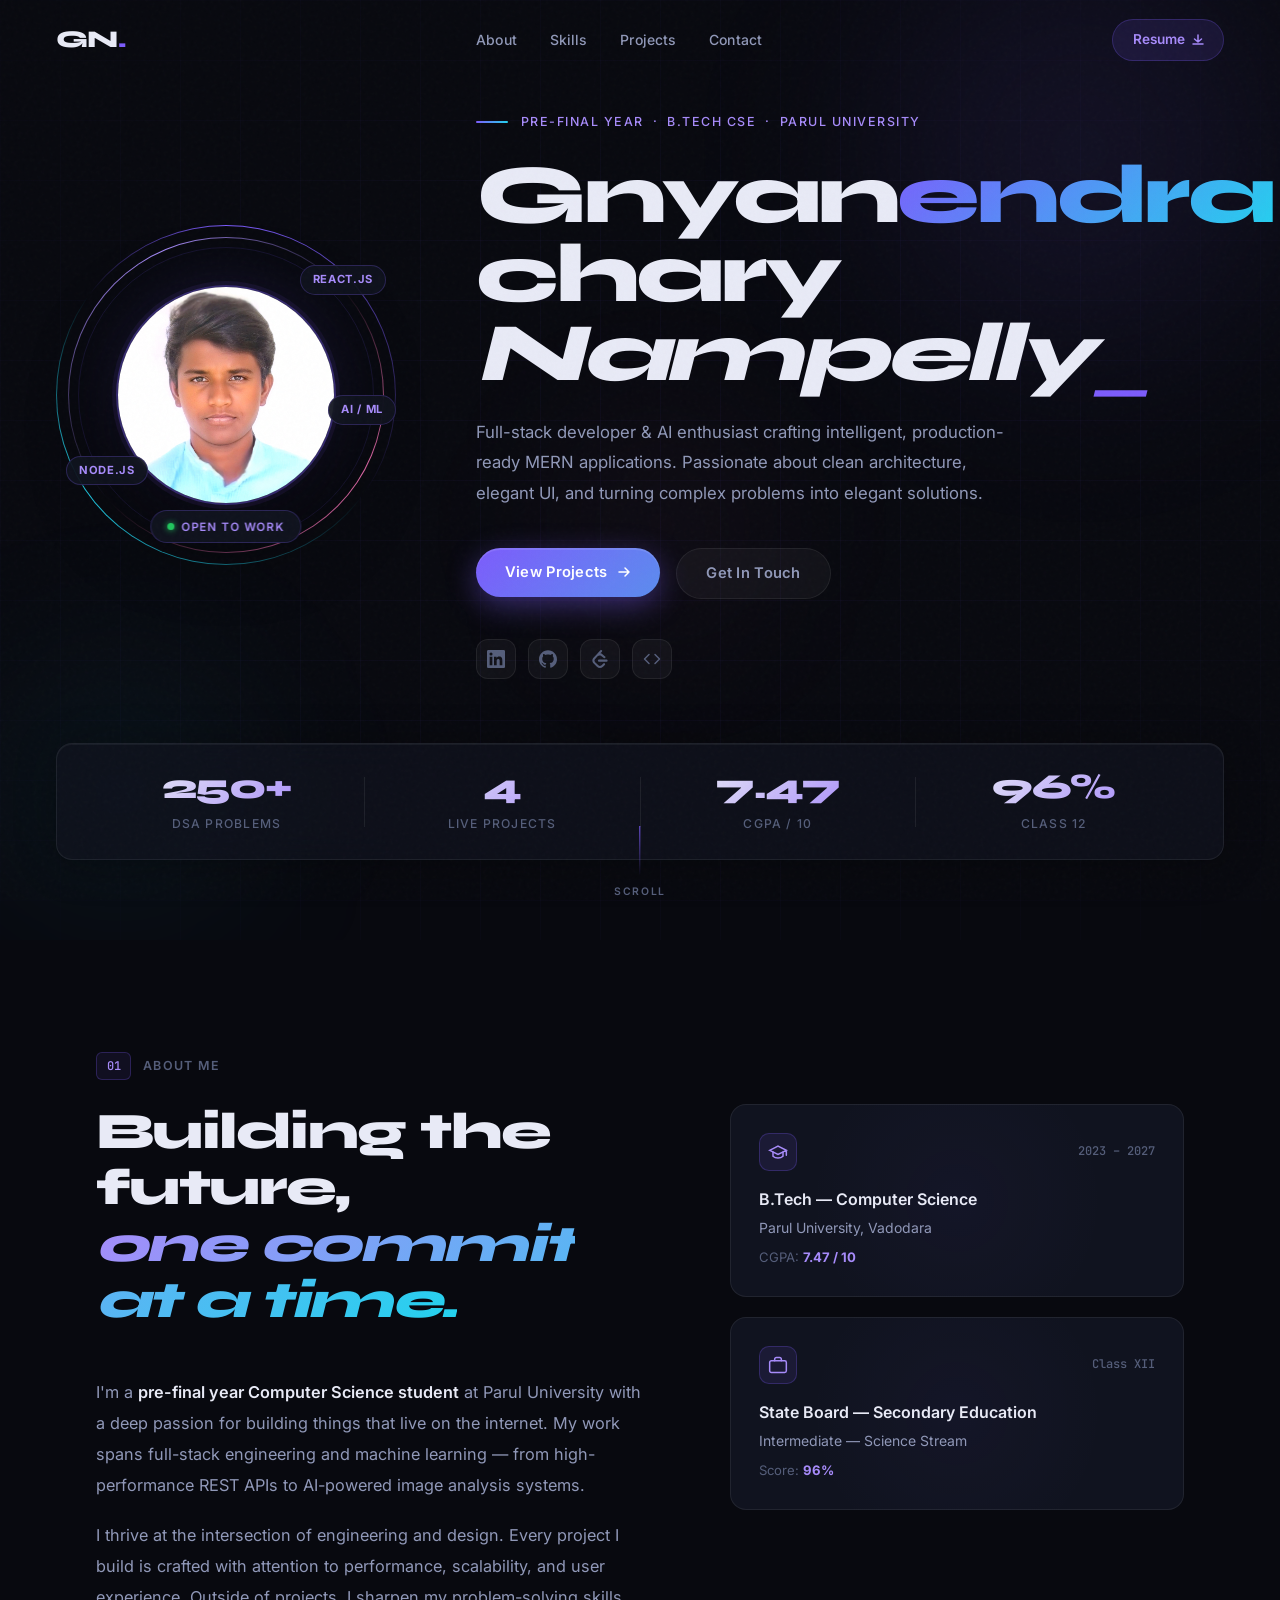
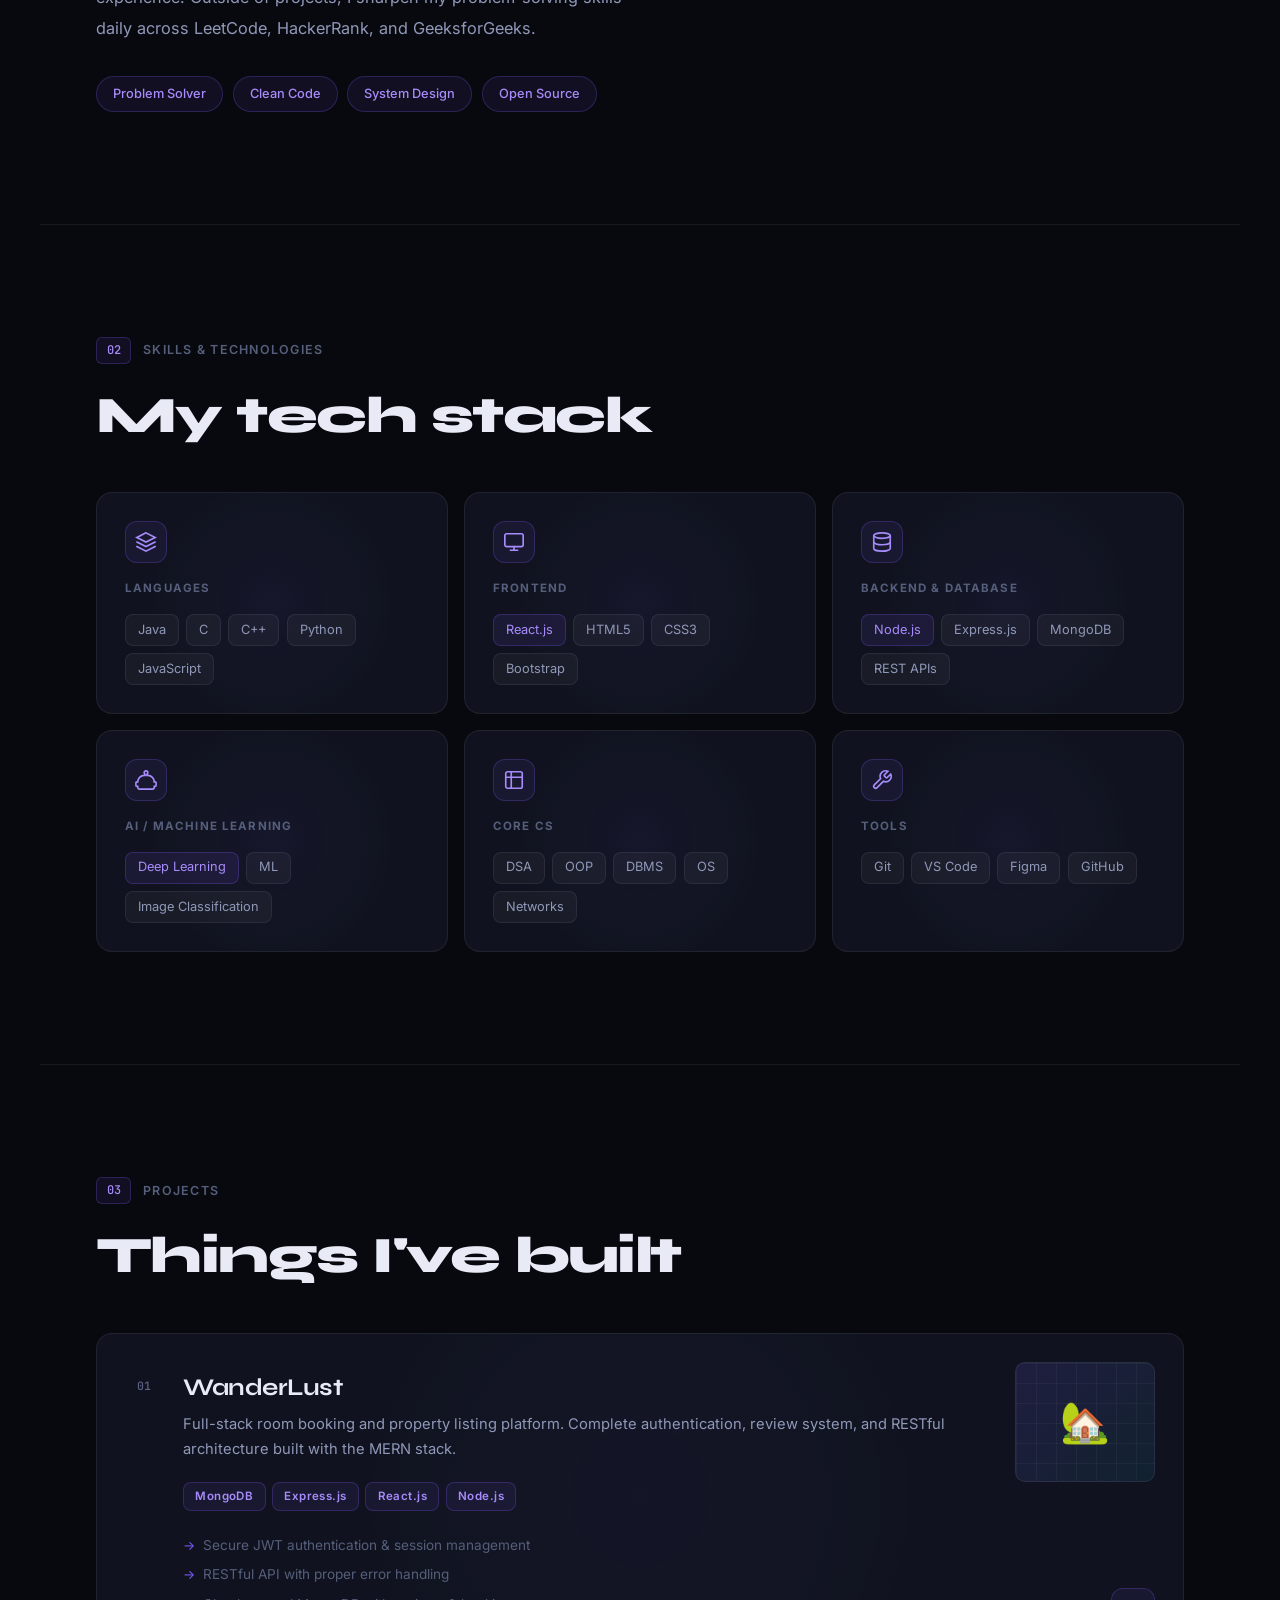
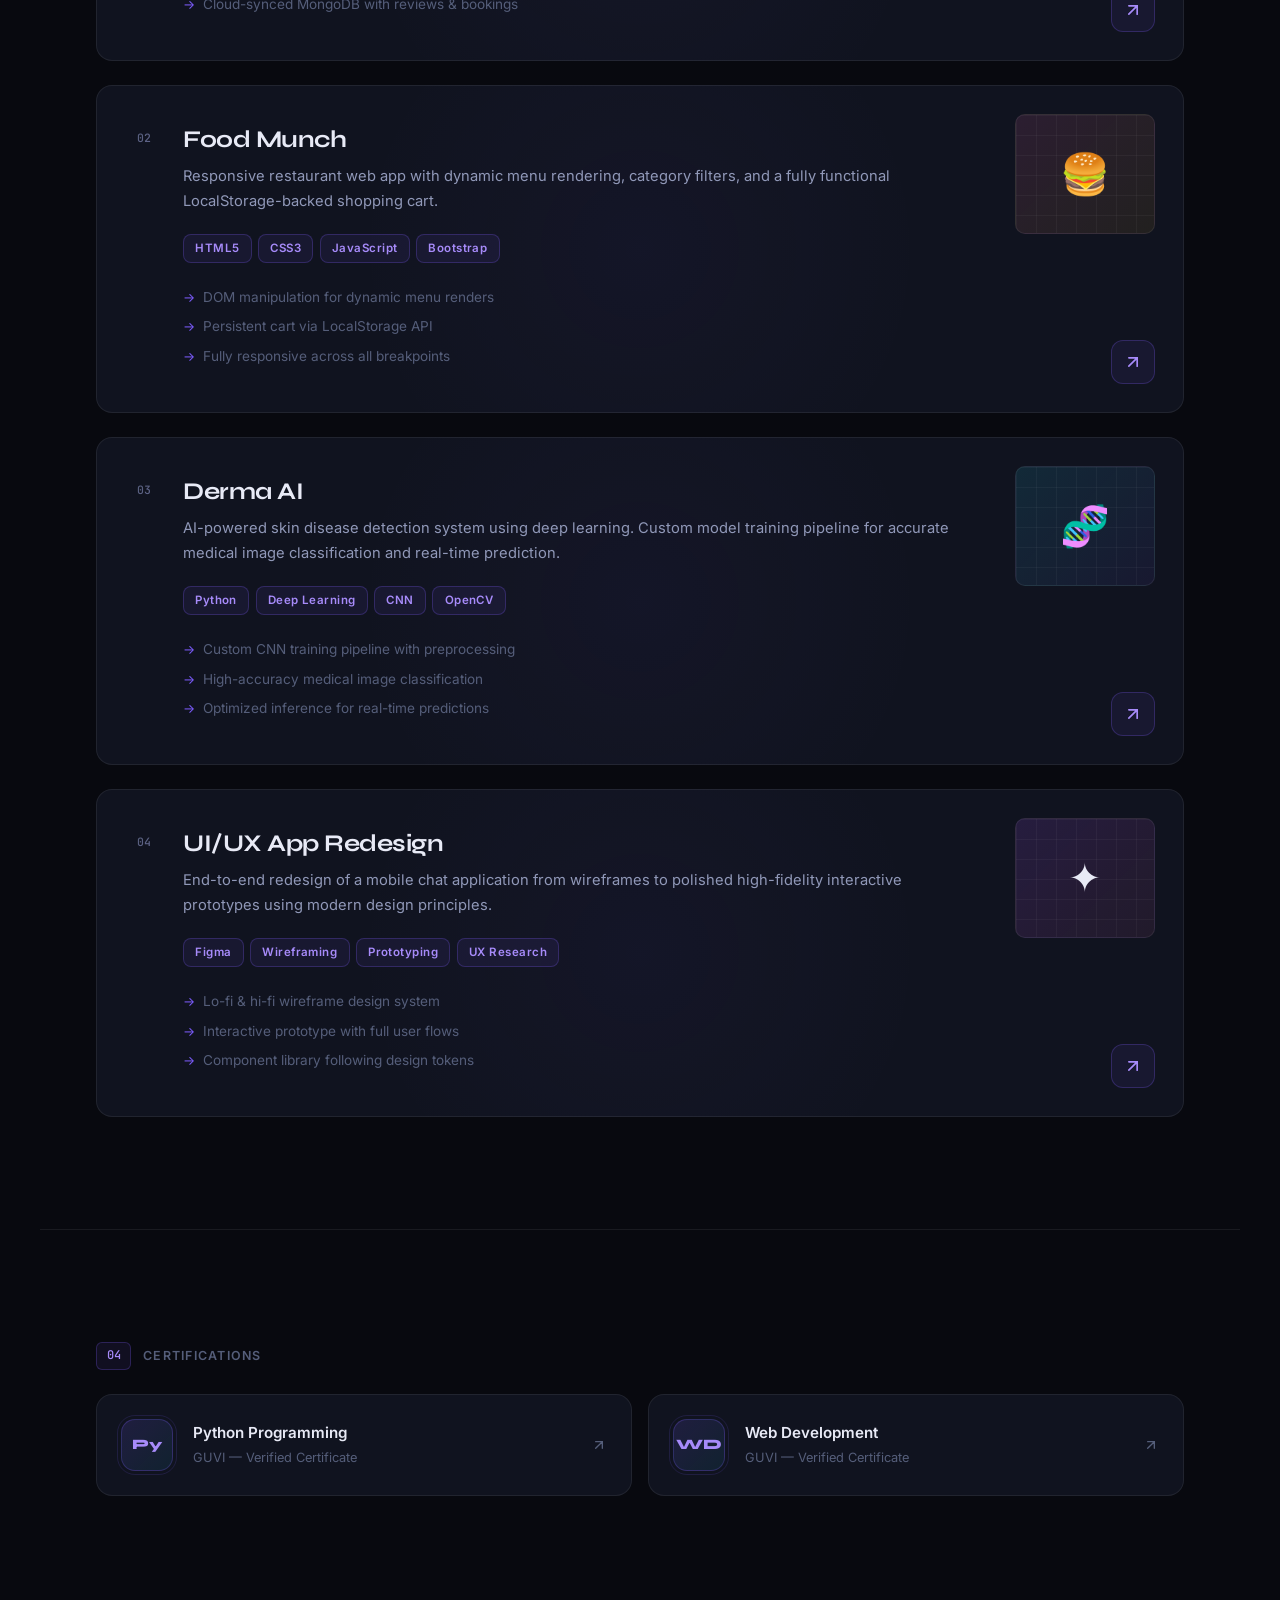
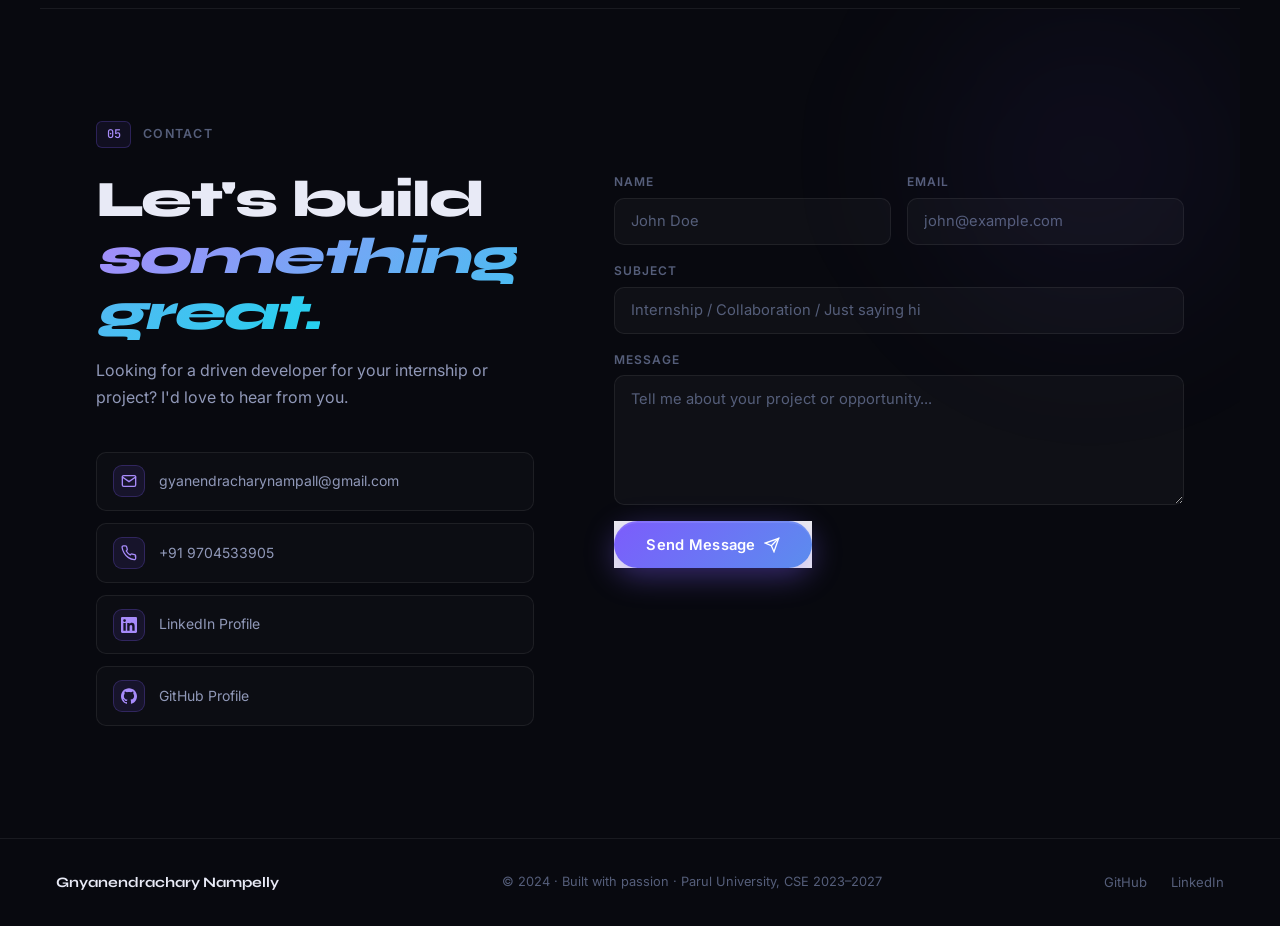
<file: index.html>
<!DOCTYPE html>
<html lang="en">
<head>
<meta charset="UTF-8">
<meta name="viewport" content="width=device-width, initial-scale=1.0">
<title>Gnyanendrachary Nampelly — Full Stack Developer & AI Engineer</title>
<meta name="description" content="Gnyanendrachary Nampelly — Pre-final year CSE student at Parul University. Full-stack MERN developer, AI enthusiast, 250+ DSA problems solved.">
<link rel="preconnect" href="https://fonts.googleapis.com">
<link rel="preconnect" href="https://fonts.gstatic.com" crossorigin>
<link href="https://fonts.googleapis.com/css2?family=Syne:wght@400;500;600;700;800&family=Inter:wght@300;400;500;600&family=JetBrains+Mono:wght@400;500&display=swap" rel="stylesheet">
<link rel="stylesheet" href="styles.css">
</head>
<body>

<!-- Custom cursor -->
<div class="cursor-dot" id="cursorDot"></div>
<div class="cursor-glow" id="cursorGlow"></div>

<!-- Noise overlay -->
<div class="noise-overlay"></div>

<!-- Navigation -->
<nav id="navbar">
  <a class="nav-logo" href="#">GN<span class="logo-dot">.</span></a>
  <ul class="nav-links">
    <li><a href="#about" class="nav-link">About</a></li>
    <li><a href="#skills" class="nav-link">Skills</a></li>
    <li><a href="#projects" class="nav-link">Projects</a></li>
    <li><a href="#contact" class="nav-link">Contact</a></li>
  </ul>
  <a href="Gnyanendrachary_Resume.pdf" download class="nav-resume-btn">
    <span>Resume</span>
    <svg width="12" height="12" viewBox="0 0 12 12" fill="none"><path d="M6 1v7M2.5 5l3.5 3 3.5-3M1 10h10" stroke="currentColor" stroke-width="1.5" stroke-linecap="round" stroke-linejoin="round"/></svg>
  </a>
  <button class="nav-hamburger" id="hamburger" aria-label="Menu">
    <span></span><span></span>
  </button>
</nav>

<!-- Mobile menu -->
<div class="mobile-menu" id="mobileMenu">
  <ul>
    <li><a href="#about" class="mob-link">About</a></li>
    <li><a href="#skills" class="mob-link">Skills</a></li>
    <li><a href="#projects" class="mob-link">Projects</a></li>
    <li><a href="#contact" class="mob-link">Contact</a></li>
  </ul>
</div>

<!-- HERO -->
<section class="hero" id="home">
  <div class="hero-bg-grid"></div>
  <div class="hero-orb orb-1"></div>
  <div class="hero-orb orb-2"></div>
  <div class="hero-orb orb-3"></div>

  <div class="hero-content">
    <div class="hero-top-row">
      <!-- Profile Photo -->
      <div class="hero-photo-col">
        <div class="photo-frame" id="photoFrame">
          <div class="photo-rings">
            <div class="p-ring r1"></div>
            <div class="p-ring r2"></div>
            <div class="p-ring r3"></div>
          </div>
          <div class="photo-circle">
            <img src="profile.jpg" alt="Gnyanendrachary Nampelly" class="photo-img">
            <div class="photo-shine"></div>
          </div>
          <div class="photo-badge">
            <span class="badge-dot"></span>
            Open to Work
          </div>
          <div class="photo-floating-tag tag-1">React.js</div>
          <div class="photo-floating-tag tag-2">Node.js</div>
          <div class="photo-floating-tag tag-3">AI / ML</div>
        </div>
      </div>

      <!-- Hero Text -->
      <div class="hero-text-col">
        <div class="hero-eyebrow">
          <span class="eyebrow-line"></span>
          Pre-final Year &nbsp;·&nbsp; B.Tech CSE &nbsp;·&nbsp; Parul University
        </div>
        <h1 class="hero-heading">
          <span class="hero-h-line">Gnyan<span class="accent-text">endra</span></span>
          <span class="hero-h-line">chary</span>
          <span class="hero-h-line italic-line">Nampelly<span class="cursor-blink">_</span></span>
        </h1>
        <p class="hero-desc">
          Full-stack developer &amp; AI enthusiast crafting intelligent,
          production-ready MERN applications. Passionate about clean architecture,
          elegant UI, and turning complex problems into elegant solutions.
        </p>
        <div class="hero-actions">
          <a href="#projects" class="btn-mag btn-primary-mag">
            <span class="btn-inner">
              View Projects
              <svg width="16" height="16" viewBox="0 0 16 16" fill="none"><path d="M3 8h10M9 4l4 4-4 4" stroke="currentColor" stroke-width="1.5" stroke-linecap="round" stroke-linejoin="round"/></svg>
            </span>
          </a>
          <a href="#contact" class="btn-mag btn-ghost-mag">
            <span class="btn-inner">Get In Touch</span>
          </a>
        </div>
        <div class="hero-socials">
          <a href="https://www.linkedin.com/" target="_blank" class="social-link" aria-label="LinkedIn">
            <svg width="18" height="18" viewBox="0 0 24 24" fill="currentColor"><path d="M20.447 20.452h-3.554v-5.569c0-1.328-.027-3.037-1.852-3.037-1.853 0-2.136 1.445-2.136 2.939v5.667H9.351V9h3.414v1.561h.046c.477-.9 1.637-1.85 3.37-1.85 3.601 0 4.267 2.37 4.267 5.455v6.286zM5.337 7.433a2.062 2.062 0 0 1-2.063-2.065 2.064 2.064 0 1 1 2.063 2.065zm1.782 13.019H3.555V9h3.564v11.452zM22.225 0H1.771C.792 0 0 .774 0 1.729v20.542C0 23.227.792 24 1.771 24h20.451C23.2 24 24 23.227 24 22.271V1.729C24 .774 23.2 0 22.222 0h.003z"/></svg>
          </a>
          <a href="https://github.com/" target="_blank" class="social-link" aria-label="GitHub">
            <svg width="18" height="18" viewBox="0 0 24 24" fill="currentColor"><path d="M12 .297c-6.63 0-12 5.373-12 12 0 5.303 3.438 9.8 8.205 11.385.6.113.82-.258.82-.577 0-.285-.01-1.04-.015-2.04-3.338.724-4.042-1.61-4.042-1.61C4.422 18.07 3.633 17.7 3.633 17.7c-1.087-.744.084-.729.084-.729 1.205.084 1.838 1.236 1.838 1.236 1.07 1.835 2.809 1.305 3.495.998.108-.776.417-1.305.76-1.605-2.665-.3-5.466-1.332-5.466-5.93 0-1.31.465-2.38 1.235-3.22-.135-.303-.54-1.523.105-3.176 0 0 1.005-.322 3.3 1.23.96-.267 1.98-.399 3-.405 1.02.006 2.04.138 3 .405 2.28-1.552 3.285-1.23 3.285-1.23.645 1.653.24 2.873.12 3.176.765.84 1.23 1.91 1.23 3.22 0 4.61-2.805 5.625-5.475 5.92.42.36.81 1.096.81 2.22 0 1.606-.015 2.896-.015 3.286 0 .315.21.69.825.57C20.565 22.092 24 17.592 24 12.297c0-6.627-5.373-12-12-12"/></svg>
          </a>
          <a href="https://leetcode.com/u/GNYANENDRACHARY/" target="_blank" class="social-link" aria-label="LeetCode">
            <svg width="18" height="18" viewBox="0 0 24 24" fill="currentColor"><path d="M13.483 0a1.374 1.374 0 0 0-.961.438L7.116 6.226l-3.854 4.126a5.266 5.266 0 0 0-1.209 2.104 5.35 5.35 0 0 0-.125.513 5.527 5.527 0 0 0 .062 2.362 5.83 5.83 0 0 0 .349 1.017 5.938 5.938 0 0 0 1.271 1.818l4.277 4.193.039.038c2.248 2.165 5.852 2.133 8.063-.074l2.396-2.392c.54-.54.54-1.414.003-1.955a1.378 1.378 0 0 0-1.951-.003l-2.396 2.392a3.021 3.021 0 0 1-4.205.038l-.02-.019-4.276-4.193c-.652-.64-.972-1.469-.948-2.263a2.68 2.68 0 0 1 .066-.523 2.545 2.545 0 0 1 .619-1.164L9.13 8.114c1.058-1.134 3.204-1.27 4.43-.278l3.501 2.831c.593.48 1.461.387 1.94-.207a1.384 1.384 0 0 0-.207-1.943l-3.5-2.831c-.8-.647-1.766-1.045-2.774-1.202l2.015-2.158A1.384 1.384 0 0 0 13.483 0zm-2.866 12.815a1.38 1.38 0 0 0-1.38 1.382 1.38 1.38 0 0 0 1.38 1.382H20.79a1.38 1.38 0 0 0 1.38-1.382 1.38 1.38 0 0 0-1.38-1.382z"/></svg>
          </a>
          <a href="https://codolio.com/profile/Gnyani" target="_blank" class="social-link" aria-label="Codolio">
            <svg width="18" height="18" viewBox="0 0 24 24" fill="none" stroke="currentColor" stroke-width="2" stroke-linecap="round" stroke-linejoin="round"><polyline points="16 18 22 12 16 6"/><polyline points="8 6 2 12 8 18"/></svg>
          </a>
        </div>
      </div>
    </div>

    <!-- Stats Strip -->
    <div class="stats-strip">
      <div class="stat-item">
        <span class="stat-val">250<span class="stat-plus">+</span></span>
        <span class="stat-lbl">DSA Problems</span>
      </div>
      <div class="stat-divider"></div>
      <div class="stat-item">
        <span class="stat-val">4</span>
        <span class="stat-lbl">Live Projects</span>
      </div>
      <div class="stat-divider"></div>
      <div class="stat-item">
        <span class="stat-val">7.47</span>
        <span class="stat-lbl">CGPA / 10</span>
      </div>
      <div class="stat-divider"></div>
      <div class="stat-item">
        <span class="stat-val">96<span class="stat-plus">%</span></span>
        <span class="stat-lbl">Class 12</span>
      </div>
    </div>
  </div>

  <!-- Scroll indicator -->
  <div class="scroll-indicator">
    <div class="scroll-line"></div>
    <span>Scroll</span>
  </div>
</section>

<!-- ── ABOUT ─────────────────────────────── -->
<section id="about" class="section">
  <div class="section-label">
    <span class="label-num">01</span>
    <span class="label-text">About Me</span>
  </div>
  <div class="about-layout">
    <div class="about-left">
      <h2 class="section-heading">Building the future,<br><em>one commit at a time.</em></h2>
      <div class="about-body">
        <p>I'm a <strong>pre-final year Computer Science student</strong> at Parul University with a deep passion for building things that live on the internet. My work spans full-stack engineering and machine learning — from high-performance REST APIs to AI-powered image analysis systems.</p>
        <p>I thrive at the intersection of engineering and design. Every project I build is crafted with attention to performance, scalability, and user experience. Outside of projects, I sharpen my problem-solving skills daily across LeetCode, HackerRank, and GeeksforGeeks.</p>
      </div>
      <div class="about-pills">
        <span class="pill">Problem Solver</span>
        <span class="pill">Clean Code</span>
        <span class="pill">System Design</span>
        <span class="pill">Open Source</span>
      </div>
    </div>
    <div class="about-right">
      <div class="edu-card reveal-card">
        <div class="edu-card-top">
          <div class="edu-icon">
            <svg width="20" height="20" viewBox="0 0 24 24" fill="none" stroke="currentColor" stroke-width="1.8" stroke-linecap="round"><path d="M22 10v6M2 10l10-5 10 5-10 5z"/><path d="M6 12v5c3 3 9 3 12 0v-5"/></svg>
          </div>
          <span class="edu-year">2023 – 2027</span>
        </div>
        <div class="edu-degree">B.Tech — Computer Science</div>
        <div class="edu-school">Parul University, Vadodara</div>
        <div class="edu-score">CGPA: <strong>7.47 / 10</strong></div>
        <div class="card-glow-bar"></div>
      </div>
      <div class="edu-card reveal-card" style="animation-delay:0.15s">
        <div class="edu-card-top">
          <div class="edu-icon">
            <svg width="20" height="20" viewBox="0 0 24 24" fill="none" stroke="currentColor" stroke-width="1.8" stroke-linecap="round"><rect x="2" y="7" width="20" height="14" rx="2"/><path d="M16 7V5a2 2 0 0 0-2-2h-4a2 2 0 0 0-2 2v2"/></svg>
          </div>
          <span class="edu-year">Class XII</span>
        </div>
        <div class="edu-degree">State Board — Secondary Education</div>
        <div class="edu-school">Intermediate — Science Stream</div>
        <div class="edu-score">Score: <strong>96%</strong></div>
        <div class="card-glow-bar"></div>
      </div>
    </div>
  </div>
</section>

<!-- ── SKILLS ─────────────────────────────── -->
<section id="skills" class="section">
  <div class="section-label">
    <span class="label-num">02</span>
    <span class="label-text">Skills &amp; Technologies</span>
  </div>
  <h2 class="section-heading">My tech stack</h2>
  <div class="skills-bento">
    <div class="bento-card bento-lang reveal-card">
      <div class="bento-icon">
        <svg width="22" height="22" viewBox="0 0 24 24" fill="none" stroke="currentColor" stroke-width="1.8" stroke-linecap="round"><path d="M12 2L2 7l10 5 10-5-10-5zM2 17l10 5 10-5M2 12l10 5 10-5"/></svg>
      </div>
      <div class="bento-label">Languages</div>
      <div class="bento-tags">
        <span class="btag">Java</span><span class="btag">C</span><span class="btag">C++</span><span class="btag">Python</span><span class="btag">JavaScript</span>
      </div>
    </div>
    <div class="bento-card bento-fe reveal-card" style="animation-delay:0.08s">
      <div class="bento-icon">
        <svg width="22" height="22" viewBox="0 0 24 24" fill="none" stroke="currentColor" stroke-width="1.8" stroke-linecap="round"><rect x="2" y="3" width="20" height="14" rx="2"/><path d="M8 21h8M12 17v4"/></svg>
      </div>
      <div class="bento-label">Frontend</div>
      <div class="bento-tags">
        <span class="btag highlight">React.js</span><span class="btag">HTML5</span><span class="btag">CSS3</span><span class="btag">Bootstrap</span>
      </div>
    </div>
    <div class="bento-card bento-be reveal-card" style="animation-delay:0.16s">
      <div class="bento-icon">
        <svg width="22" height="22" viewBox="0 0 24 24" fill="none" stroke="currentColor" stroke-width="1.8" stroke-linecap="round"><ellipse cx="12" cy="5" rx="9" ry="3"/><path d="M21 12c0 1.66-4 3-9 3s-9-1.34-9-3"/><path d="M3 5v14c0 1.66 4 3 9 3s9-1.34 9-3V5"/></svg>
      </div>
      <div class="bento-label">Backend &amp; Database</div>
      <div class="bento-tags">
        <span class="btag highlight">Node.js</span><span class="btag">Express.js</span><span class="btag">MongoDB</span><span class="btag">REST APIs</span>
      </div>
    </div>
    <div class="bento-card bento-ai reveal-card" style="animation-delay:0.24s">
      <div class="bento-icon">
        <svg width="22" height="22" viewBox="0 0 24 24" fill="none" stroke="currentColor" stroke-width="1.8" stroke-linecap="round"><path d="M12 2a2 2 0 0 1 2 2c0 .74-.4 1.39-1 1.73V7h1a7 7 0 0 1 7 7h1a1 1 0 0 1 1 1v3a1 1 0 0 1-1 1h-1v1a2 2 0 0 1-2 2H5a2 2 0 0 1-2-2v-1H2a1 1 0 0 1-1-1v-3a1 1 0 0 1 1-1h1a7 7 0 0 1 7-7h1V5.73c-.6-.34-1-.99-1-1.73a2 2 0 0 1 2-2z"/></svg>
      </div>
      <div class="bento-label">AI / Machine Learning</div>
      <div class="bento-tags">
        <span class="btag highlight">Deep Learning</span><span class="btag">ML</span><span class="btag">Image Classification</span>
      </div>
    </div>
    <div class="bento-card bento-cs reveal-card" style="animation-delay:0.32s">
      <div class="bento-icon">
        <svg width="22" height="22" viewBox="0 0 24 24" fill="none" stroke="currentColor" stroke-width="1.8" stroke-linecap="round"><path d="M9 3H5a2 2 0 0 0-2 2v4m6-6h10a2 2 0 0 1 2 2v4M9 3v18m0 0h10a2 2 0 0 0 2-2V9M9 21H5a2 2 0 0 1-2-2V9m0 0h18"/></svg>
      </div>
      <div class="bento-label">Core CS</div>
      <div class="bento-tags">
        <span class="btag">DSA</span><span class="btag">OOP</span><span class="btag">DBMS</span><span class="btag">OS</span><span class="btag">Networks</span>
      </div>
    </div>
    <div class="bento-card bento-tools reveal-card" style="animation-delay:0.4s">
      <div class="bento-icon">
        <svg width="22" height="22" viewBox="0 0 24 24" fill="none" stroke="currentColor" stroke-width="1.8" stroke-linecap="round"><path d="M14.7 6.3a1 1 0 0 0 0 1.4l1.6 1.6a1 1 0 0 0 1.4 0l3.77-3.77a6 6 0 0 1-7.94 7.94l-6.91 6.91a2.12 2.12 0 0 1-3-3l6.91-6.91a6 6 0 0 1 7.94-7.94l-3.76 3.76z"/></svg>
      </div>
      <div class="bento-label">Tools</div>
      <div class="bento-tags">
        <span class="btag">Git</span><span class="btag">VS Code</span><span class="btag">Figma</span><span class="btag">GitHub</span>
      </div>
    </div>
  </div>
</section>

<!-- ── PROJECTS ─────────────────────────────── -->
<section id="projects" class="section">
  <div class="section-label">
    <span class="label-num">03</span>
    <span class="label-text">Projects</span>
  </div>
  <h2 class="section-heading">Things I've built</h2>
  <div class="projects-list">

    <div class="proj-card reveal-card">
      <div class="proj-left">
        <div class="proj-num">01</div>
        <div class="proj-body">
          <h3 class="proj-title">WanderLust</h3>
          <p class="proj-desc">Full-stack room booking and property listing platform. Complete authentication, review system, and RESTful architecture built with the MERN stack.</p>
          <div class="proj-tags">
            <span class="ptag">MongoDB</span><span class="ptag">Express.js</span><span class="ptag">React.js</span><span class="ptag">Node.js</span>
          </div>
          <ul class="proj-points">
            <li>Secure JWT authentication &amp; session management</li>
            <li>RESTful API with proper error handling</li>
            <li>Cloud-synced MongoDB with reviews &amp; bookings</li>
          </ul>
        </div>
      </div>
      <div class="proj-right">
        <div class="proj-visual pv-1">
          <div class="pv-grid"></div>
          <div class="pv-icon">🏡</div>
        </div>
        <a href="#" class="proj-arrow-btn" aria-label="View project">
          <svg width="20" height="20" viewBox="0 0 24 24" fill="none" stroke="currentColor" stroke-width="2" stroke-linecap="round"><path d="M7 17L17 7M7 7h10v10"/></svg>
        </a>
      </div>
      <div class="proj-glow"></div>
    </div>

    <div class="proj-card reveal-card" style="animation-delay:0.1s">
      <div class="proj-left">
        <div class="proj-num">02</div>
        <div class="proj-body">
          <h3 class="proj-title">Food Munch</h3>
          <p class="proj-desc">Responsive restaurant web app with dynamic menu rendering, category filters, and a fully functional LocalStorage-backed shopping cart.</p>
          <div class="proj-tags">
            <span class="ptag">HTML5</span><span class="ptag">CSS3</span><span class="ptag">JavaScript</span><span class="ptag">Bootstrap</span>
          </div>
          <ul class="proj-points">
            <li>DOM manipulation for dynamic menu renders</li>
            <li>Persistent cart via LocalStorage API</li>
            <li>Fully responsive across all breakpoints</li>
          </ul>
        </div>
      </div>
      <div class="proj-right">
        <div class="proj-visual pv-2">
          <div class="pv-grid"></div>
          <div class="pv-icon">🍔</div>
        </div>
        <a href="#" class="proj-arrow-btn" aria-label="View project">
          <svg width="20" height="20" viewBox="0 0 24 24" fill="none" stroke="currentColor" stroke-width="2" stroke-linecap="round"><path d="M7 17L17 7M7 7h10v10"/></svg>
        </a>
      </div>
      <div class="proj-glow"></div>
    </div>

    <div class="proj-card reveal-card" style="animation-delay:0.2s">
      <div class="proj-left">
        <div class="proj-num">03</div>
        <div class="proj-body">
          <h3 class="proj-title">Derma AI</h3>
          <p class="proj-desc">AI-powered skin disease detection system using deep learning. Custom model training pipeline for accurate medical image classification and real-time prediction.</p>
          <div class="proj-tags">
            <span class="ptag">Python</span><span class="ptag">Deep Learning</span><span class="ptag">CNN</span><span class="ptag">OpenCV</span>
          </div>
          <ul class="proj-points">
            <li>Custom CNN training pipeline with preprocessing</li>
            <li>High-accuracy medical image classification</li>
            <li>Optimized inference for real-time predictions</li>
          </ul>
        </div>
      </div>
      <div class="proj-right">
        <div class="proj-visual pv-3">
          <div class="pv-grid"></div>
          <div class="pv-icon">🧬</div>
        </div>
        <a href="#" class="proj-arrow-btn" aria-label="View project">
          <svg width="20" height="20" viewBox="0 0 24 24" fill="none" stroke="currentColor" stroke-width="2" stroke-linecap="round"><path d="M7 17L17 7M7 7h10v10"/></svg>
        </a>
      </div>
      <div class="proj-glow"></div>
    </div>

    <div class="proj-card reveal-card" style="animation-delay:0.3s">
      <div class="proj-left">
        <div class="proj-num">04</div>
        <div class="proj-body">
          <h3 class="proj-title">UI/UX App Redesign</h3>
          <p class="proj-desc">End-to-end redesign of a mobile chat application from wireframes to polished high-fidelity interactive prototypes using modern design principles.</p>
          <div class="proj-tags">
            <span class="ptag">Figma</span><span class="ptag">Wireframing</span><span class="ptag">Prototyping</span><span class="ptag">UX Research</span>
          </div>
          <ul class="proj-points">
            <li>Lo-fi &amp; hi-fi wireframe design system</li>
            <li>Interactive prototype with full user flows</li>
            <li>Component library following design tokens</li>
          </ul>
        </div>
      </div>
      <div class="proj-right">
        <div class="proj-visual pv-4">
          <div class="pv-grid"></div>
          <div class="pv-icon">✦</div>
        </div>
        <a href="#" class="proj-arrow-btn" aria-label="View project">
          <svg width="20" height="20" viewBox="0 0 24 24" fill="none" stroke="currentColor" stroke-width="2" stroke-linecap="round"><path d="M7 17L17 7M7 7h10v10"/></svg>
        </a>
      </div>
      <div class="proj-glow"></div>
    </div>

  </div>
</section>

<!-- ── CERTIFICATIONS ─────────────────────────── -->
<section id="certs" class="section">
  <div class="section-label">
    <span class="label-num">04</span>
    <span class="label-text">Certifications</span>
  </div>
  <div class="certs-row">
    <div class="cert-item reveal-card">
      <div class="cert-badge-wrap">
        <div class="cert-badge">Py</div>
        <div class="cert-badge-ring"></div>
      </div>
      <div class="cert-info">
        <div class="cert-name">Python Programming</div>
        <div class="cert-issuer">GUVI — Verified Certificate</div>
      </div>
      <svg class="cert-arrow" width="16" height="16" viewBox="0 0 24 24" fill="none" stroke="currentColor" stroke-width="2" stroke-linecap="round"><path d="M7 17L17 7M7 7h10v10"/></svg>
    </div>
    <div class="cert-item reveal-card" style="animation-delay:0.1s">
      <div class="cert-badge-wrap">
        <div class="cert-badge">WD</div>
        <div class="cert-badge-ring"></div>
      </div>
      <div class="cert-info">
        <div class="cert-name">Web Development</div>
        <div class="cert-issuer">GUVI — Verified Certificate</div>
      </div>
      <svg class="cert-arrow" width="16" height="16" viewBox="0 0 24 24" fill="none" stroke="currentColor" stroke-width="2" stroke-linecap="round"><path d="M7 17L17 7M7 7h10v10"/></svg>
    </div>
  </div>
</section>

<!-- ── CONTACT ─────────────────────────────── -->
<section id="contact" class="section contact-section">
  <div class="contact-orb"></div>
  <div class="section-label">
    <span class="label-num">05</span>
    <span class="label-text">Contact</span>
  </div>
  <div class="contact-layout">
    <div class="contact-left">
      <h2 class="section-heading contact-heading">Let's build<br><em>something great.</em></h2>
      <p class="contact-sub">Looking for a driven developer for your internship or project? I'd love to hear from you.</p>
      <div class="contact-info-list">
        <a href="mailto:gyanendracharynampall@gmail.com" class="contact-info-item">
          <div class="ci-icon">
            <svg width="16" height="16" viewBox="0 0 24 24" fill="none" stroke="currentColor" stroke-width="2" stroke-linecap="round"><path d="M4 4h16c1.1 0 2 .9 2 2v12c0 1.1-.9 2-2 2H4c-1.1 0-2-.9-2-2V6c0-1.1.9-2 2-2z"/><polyline points="22,6 12,13 2,6"/></svg>
          </div>
          <span>gyanendracharynampall@gmail.com</span>
        </a>
        <a href="tel:+919704533905" class="contact-info-item">
          <div class="ci-icon">
            <svg width="16" height="16" viewBox="0 0 24 24" fill="none" stroke="currentColor" stroke-width="2" stroke-linecap="round"><path d="M22 16.92v3a2 2 0 0 1-2.18 2 19.79 19.79 0 0 1-8.63-3.07A19.5 19.5 0 0 1 4.69 12a19.79 19.79 0 0 1-3.07-8.67A2 2 0 0 1 3.6 1.27h3a2 2 0 0 1 2 1.72c.127.96.361 1.903.7 2.81a2 2 0 0 1-.45 2.11L7.91 8.96a16 16 0 0 0 6 6l.97-.97a2 2 0 0 1 2.11-.45c.907.339 1.85.573 2.81.7A2 2 0 0 1 21.73 16.92z"/></svg>
          </div>
          <span>+91 9704533905</span>
        </a>
        <a href="https://www.linkedin.com/" target="_blank" class="contact-info-item">
          <div class="ci-icon">
            <svg width="16" height="16" viewBox="0 0 24 24" fill="currentColor"><path d="M20.447 20.452h-3.554v-5.569c0-1.328-.027-3.037-1.852-3.037-1.853 0-2.136 1.445-2.136 2.939v5.667H9.351V9h3.414v1.561h.046c.477-.9 1.637-1.85 3.37-1.85 3.601 0 4.267 2.37 4.267 5.455v6.286zM5.337 7.433a2.062 2.062 0 0 1-2.063-2.065 2.064 2.064 0 1 1 2.063 2.065zm1.782 13.019H3.555V9h3.564v11.452zM22.225 0H1.771C.792 0 0 .774 0 1.729v20.542C0 23.227.792 24 1.771 24h20.451C23.2 24 24 23.227 24 22.271V1.729C24 .774 23.2 0 22.222 0h.003z"/></svg>
          </div>
          <span>LinkedIn Profile</span>
        </a>
        <a href="https://github.com/" target="_blank" class="contact-info-item">
          <div class="ci-icon">
            <svg width="16" height="16" viewBox="0 0 24 24" fill="currentColor"><path d="M12 .297c-6.63 0-12 5.373-12 12 0 5.303 3.438 9.8 8.205 11.385.6.113.82-.258.82-.577 0-.285-.01-1.04-.015-2.04-3.338.724-4.042-1.61-4.042-1.61C4.422 18.07 3.633 17.7 3.633 17.7c-1.087-.744.084-.729.084-.729 1.205.084 1.838 1.236 1.838 1.236 1.07 1.835 2.809 1.305 3.495.998.108-.776.417-1.305.76-1.605-2.665-.3-5.466-1.332-5.466-5.93 0-1.31.465-2.38 1.235-3.22-.135-.303-.54-1.523.105-3.176 0 0 1.005-.322 3.3 1.23.96-.267 1.98-.399 3-.405 1.02.006 2.04.138 3 .405 2.28-1.552 3.285-1.23 3.285-1.23.645 1.653.24 2.873.12 3.176.765.84 1.23 1.91 1.23 3.22 0 4.61-2.805 5.625-5.475 5.92.42.36.81 1.096.81 2.22 0 1.606-.015 2.896-.015 3.286 0 .315.21.69.825.57C20.565 22.092 24 17.592 24 12.297c0-6.627-5.373-12-12-12"/></svg>
          </div>
          <span>GitHub Profile</span>
        </a>
      </div>
    </div>

    <div class="contact-right">
      <form id="contactForm" action="/api/contact" method="POST" class="contact-form">
        <div class="form-group-row">
          <div class="form-group">
            <label class="form-label" for="name">Name</label>
            <input type="text" id="name" name="name" required placeholder="John Doe" class="form-input">
          </div>
          <div class="form-group">
            <label class="form-label" for="email">Email</label>
            <input type="email" id="email" name="email" required placeholder="john@example.com" class="form-input">
          </div>
        </div>
        <div class="form-group">
          <label class="form-label" for="subject">Subject</label>
          <input type="text" id="subject" name="subject" required placeholder="Internship / Collaboration / Just saying hi" class="form-input">
        </div>
        <div class="form-group">
          <label class="form-label" for="message">Message</label>
          <textarea id="message" name="message" required rows="5" placeholder="Tell me about your project or opportunity..." class="form-input form-textarea"></textarea>
        </div>
        <button type="submit" class="btn-submit btn-mag btn-primary-mag" id="submitBtn">
          <span class="btn-inner btn-text">
            Send Message
            <svg width="16" height="16" viewBox="0 0 24 24" fill="none" stroke="currentColor" stroke-width="2" stroke-linecap="round"><line x1="22" y1="2" x2="11" y2="13"/><polygon points="22 2 15 22 11 13 2 9 22 2"/></svg>
          </span>
        </button>
      </form>
    </div>
  </div>
</section>

<!-- Footer -->
<footer class="footer">
  <div class="footer-inner">
    <span class="footer-name">Gnyanendrachary Nampelly</span>
    <span class="footer-copy">© 2024 · Built with passion · Parul University, CSE 2023–2027</span>
    <div class="footer-links">
      <a href="https://github.com/" target="_blank">GitHub</a>
      <a href="https://www.linkedin.com/" target="_blank">LinkedIn</a>
    </div>
  </div>
</footer>

<!-- Toast -->
<div class="toast-container" id="toastContainer"></div>

<!-- Scripts -->
<script>
const WEB3FORMS_ACCESS_KEY = "16fa7f34-ce55-4e9a-ad84-143d5530f062";

// ── Cursor ──
const dot  = document.getElementById('cursorDot');
const glow = document.getElementById('cursorGlow');
let mx = -200, my = -200, gx = -200, gy = -200;
window.addEventListener('mousemove', e => { mx = e.clientX; my = e.clientY; });
(function animCursor() {
  dot.style.transform  = `translate(${mx}px,${my}px)`;
  gx += (mx - gx) * 0.1;
  gy += (my - gy) * 0.1;
  glow.style.transform = `translate(${gx}px,${gy}px)`;
  requestAnimationFrame(animCursor);
})();

// Scale cursor on interactive elements
document.querySelectorAll('a,button,.proj-card,.bento-card,.edu-card,.cert-item').forEach(el => {
  el.addEventListener('mouseenter', () => { dot.classList.add('cursor-big'); glow.classList.add('glow-big'); });
  el.addEventListener('mouseleave', () => { dot.classList.remove('cursor-big'); glow.classList.remove('glow-big'); });
});

// ── Navbar scroll ──
const navbar = document.getElementById('navbar');
window.addEventListener('scroll', () => {
  navbar.classList.toggle('nav-scrolled', window.scrollY > 40);
});

// ── Hamburger ──
const ham = document.getElementById('hamburger');
const mob = document.getElementById('mobileMenu');
ham.addEventListener('click', () => {
  ham.classList.toggle('open');
  mob.classList.toggle('open');
});
document.querySelectorAll('.mob-link').forEach(l => {
  l.addEventListener('click', () => { ham.classList.remove('open'); mob.classList.remove('open'); });
});

// ── Magnetic Buttons ──
document.querySelectorAll('.btn-mag').forEach(btn => {
  btn.addEventListener('mousemove', e => {
    const r = btn.getBoundingClientRect();
    const x = (e.clientX - r.left - r.width  / 2) * 0.25;
    const y = (e.clientY - r.top  - r.height / 2) * 0.25;
    btn.style.transform = `translate(${x}px,${y}px)`;
  });
  btn.addEventListener('mouseleave', () => { btn.style.transform = ''; });
});

// ── 3D Photo Tilt ──
const photoFrame = document.getElementById('photoFrame');
if (photoFrame) {
  photoFrame.addEventListener('mousemove', e => {
    const r = photoFrame.getBoundingClientRect();
    const x = (e.clientX - r.left - r.width  / 2) / (r.width  / 2);
    const y = (e.clientY - r.top  - r.height / 2) / (r.height / 2);
    photoFrame.style.transform = `rotateY(${x * 15}deg) rotateX(${-y * 15}deg) scale(1.03)`;
  });
  photoFrame.addEventListener('mouseleave', () => { photoFrame.style.transform = ''; });
}

// ── Scroll Reveal ──
const revealObserver = new IntersectionObserver((entries) => {
  entries.forEach(e => {
    if (e.isIntersecting) {
      e.target.classList.add('revealed');
      revealObserver.unobserve(e.target);
    }
  });
}, { threshold: 0.1, rootMargin: '0px 0px -60px 0px' });
document.querySelectorAll('.reveal-card').forEach(el => revealObserver.observe(el));

// ── Nav active spy ──
const sections = document.querySelectorAll('section[id]');
const navLinks = document.querySelectorAll('.nav-link');
const spy = new IntersectionObserver(entries => {
  entries.forEach(e => {
    if (e.isIntersecting) {
      navLinks.forEach(l => l.classList.remove('active'));
      const a = document.querySelector(`.nav-link[href="#${e.target.id}"]`);
      if (a) a.classList.add('active');
    }
  });
}, { rootMargin: '-40% 0px -55% 0px' });
sections.forEach(s => spy.observe(s));

// ── 3D Card tilt ──
document.querySelectorAll('.proj-card,.bento-card,.edu-card').forEach(card => {
  card.addEventListener('mousemove', e => {
    const r = card.getBoundingClientRect();
    const x = (e.clientX - r.left - r.width  / 2) / (r.width  / 2);
    const y = (e.clientY - r.top  - r.height / 2) / (r.height / 2);
    card.style.setProperty('--rx', `${-y * 6}deg`);
    card.style.setProperty('--ry', `${x * 6}deg`);
    card.style.setProperty('--gx', `${((x + 1) / 2) * 100}%`);
    card.style.setProperty('--gy', `${((y + 1) / 2) * 100}%`);
  });
  card.addEventListener('mouseleave', () => {
    card.style.setProperty('--rx', '0deg');
    card.style.setProperty('--ry', '0deg');
  });
});

// ── Counter animation ──
function animateCounter(el, target, suffix) {
  let start = 0;
  const dur = 1800;
  const step = timestamp => {
    if (!start) start = timestamp;
    const prog = Math.min((timestamp - start) / dur, 1);
    const ease = 1 - Math.pow(1 - prog, 3);
    el.textContent = (Number.isInteger(target)
      ? Math.floor(ease * target)
      : (ease * target).toFixed(2)) + (suffix || '');
    if (prog < 1) requestAnimationFrame(step);
  };
  requestAnimationFrame(step);
}
const statObserver = new IntersectionObserver(entries => {
  entries.forEach(e => {
    if (e.isIntersecting) {
      const vals = e.target.querySelectorAll('.stat-val');
      const targets = [250, 4, 7.47, 96];
      const suffixes = ['+', '', '', '%'];
      vals.forEach((el, i) => {
        const rawText = el.textContent.replace(/[^0-9.]/g, '');
        animateCounter(el, targets[i], suffixes[i]);
      });
      statObserver.unobserve(e.target);
    }
  });
}, { threshold: 0.5 });
const strip = document.querySelector('.stats-strip');
if (strip) statObserver.observe(strip);

// ── Contact form ──
const form    = document.getElementById('contactForm');
const subBtn  = document.getElementById('submitBtn');
const toastEl = document.getElementById('toastContainer');

function showToast(title, msg, type = 'success') {
  const t = document.createElement('div');
  t.className = `toast-box ${type}`;
  t.innerHTML = `<div class="toast-icon">${type === 'success' ? '✓' : '✕'}</div><div class="toast-content"><div class="toast-title">${title}</div><div class="toast-message">${msg}</div></div><button class="toast-close" type="button">×</button>`;
  toastEl.appendChild(t);
  requestAnimationFrame(() => t.classList.add('show'));
  t.querySelector('.toast-close').onclick = () => { t.classList.remove('show'); setTimeout(() => t.remove(), 400); };
  setTimeout(() => { if (t.parentNode) { t.classList.remove('show'); setTimeout(() => t.remove(), 400); } }, 6000);
}

form.addEventListener('submit', async e => {
  e.preventDefault();
  const payload = Object.fromEntries(new FormData(form).entries());
  subBtn.classList.add('loading');
  subBtn.disabled = true;

  let web3formsSuccess = false;

  if (WEB3FORMS_ACCESS_KEY) {
    try {
      const w3res = await fetch('https://api.web3forms.com/submit', { 
        method: 'POST', 
        headers: { 'Content-Type': 'application/json', Accept: 'application/json' }, 
        body: JSON.stringify({ access_key: WEB3FORMS_ACCESS_KEY, ...payload }) 
      });
      const w3data = await w3res.json();
      web3formsSuccess = w3data.success;
    } catch (e) {
      console.error("Web3Forms error:", e);
    }
  }

  let localSuccess = false;
  try {
    const res  = await fetch('/api/contact', { 
      method: 'POST', 
      headers: { 'Content-Type': 'application/json', Accept: 'application/json' }, 
      body: JSON.stringify(payload) 
    });
    const data = await res.json();
    localSuccess = data.success;
  } catch { 
    console.error("Local API error");
  }

  if (web3formsSuccess || localSuccess) { 
    form.reset(); 
    showToast('Message sent!', "I'll get back to you shortly.", 'success'); 
  } else { 
    showToast('Error', 'Could not send message. Please try again.', 'error'); 
  }
  subBtn.classList.remove('loading');
  subBtn.disabled = false;
});
</script>
</body>
</html>
</file>
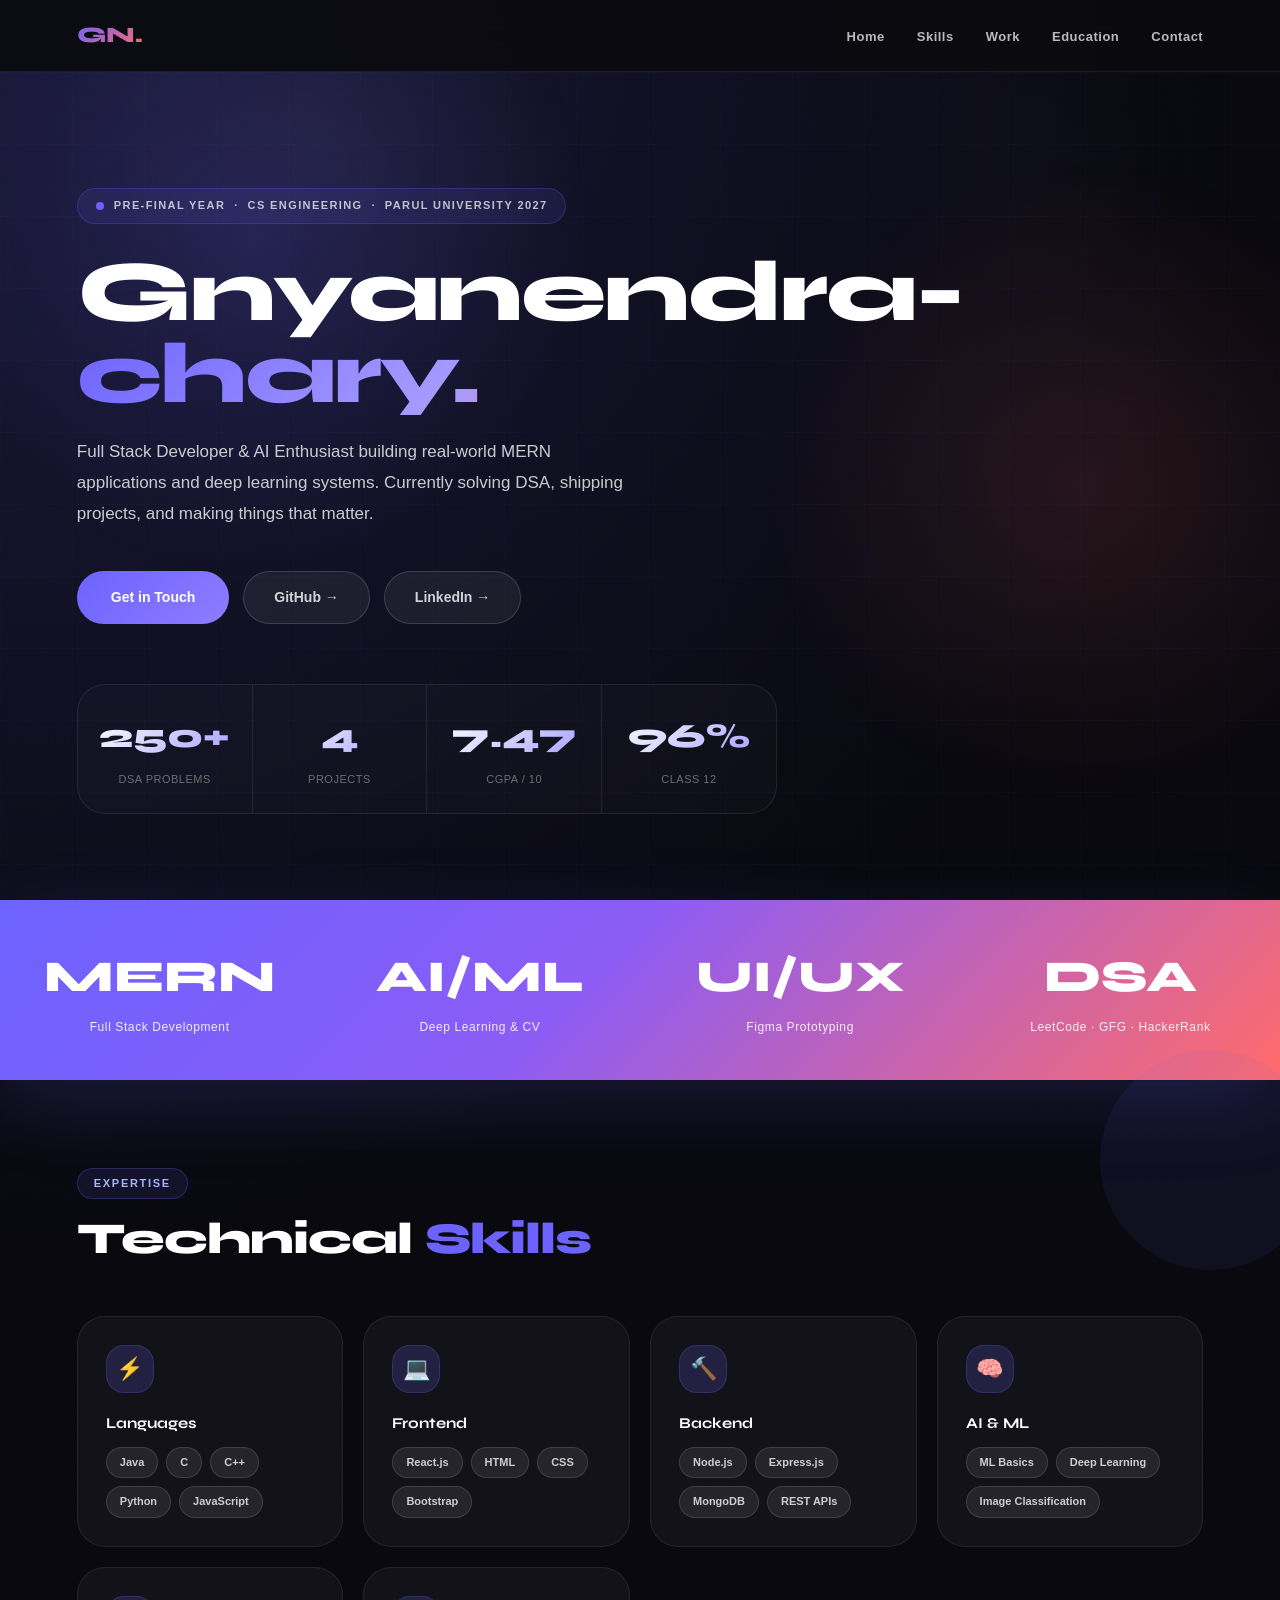
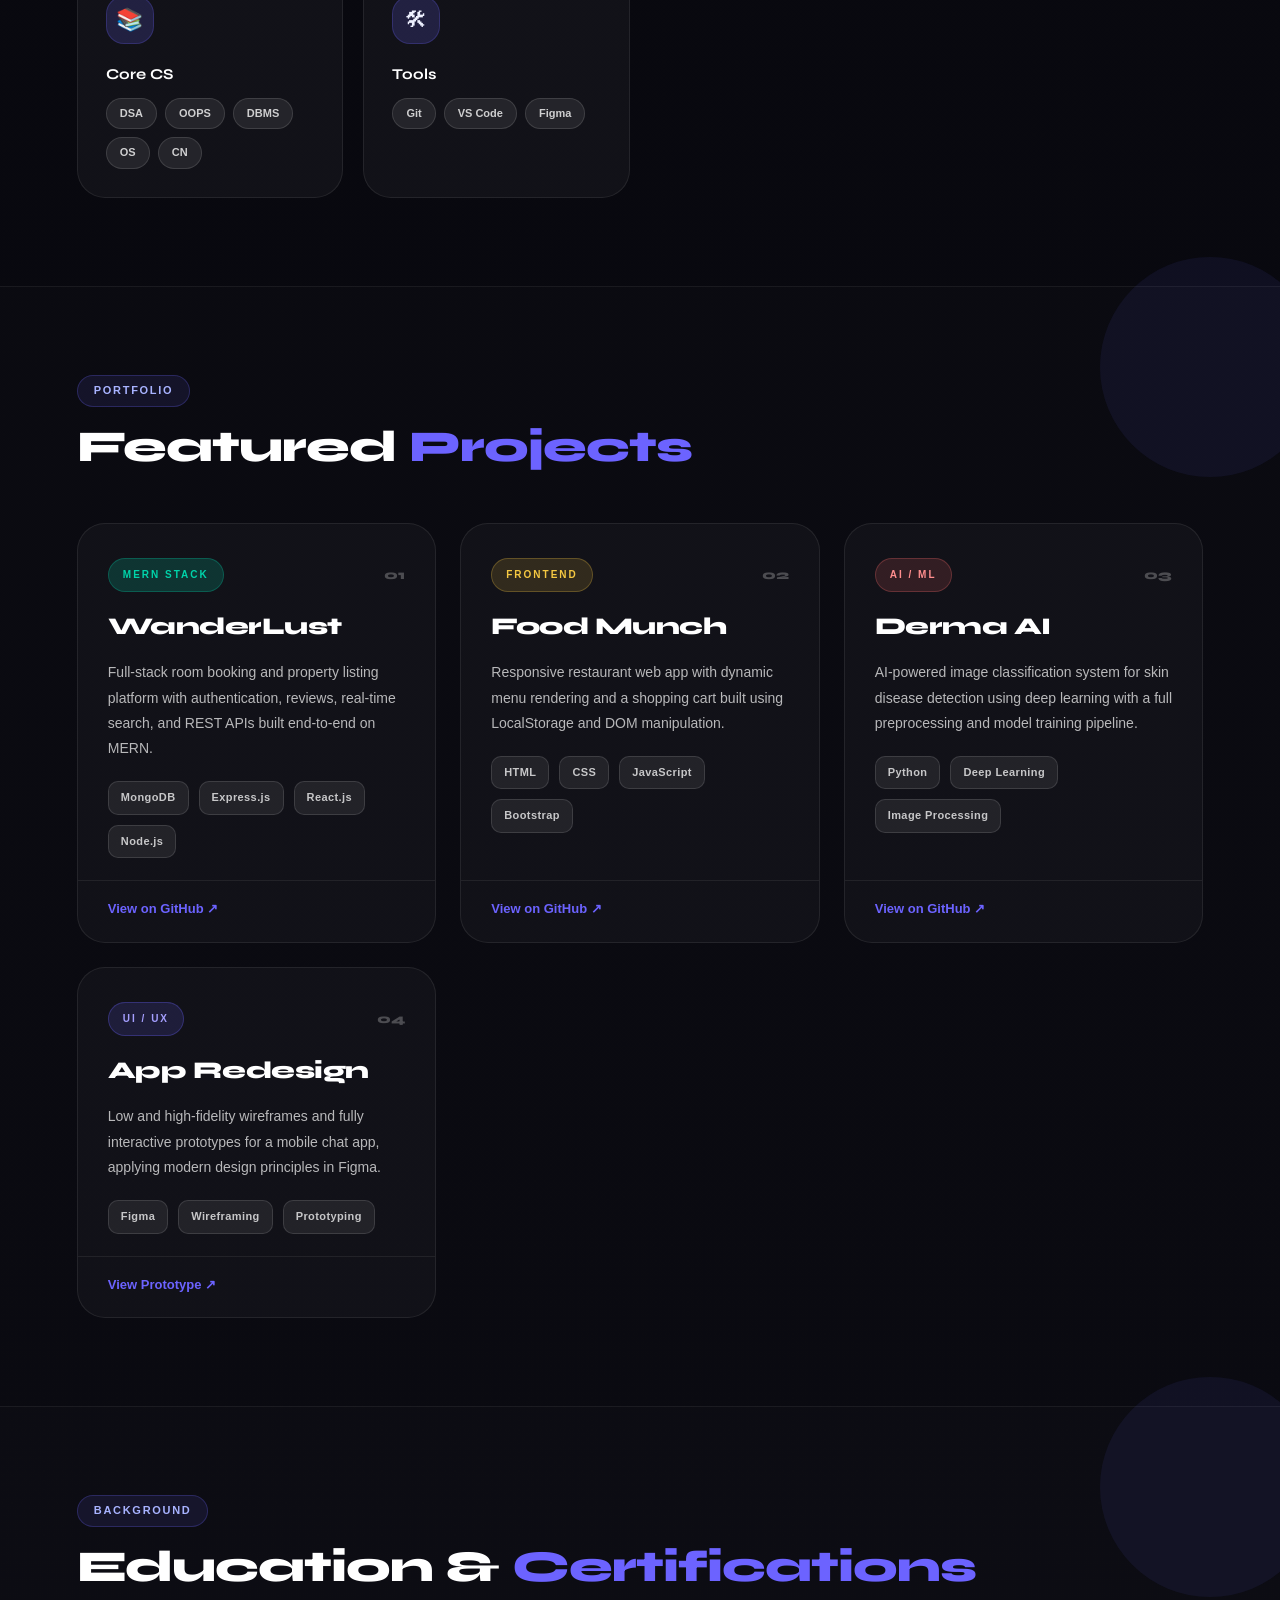
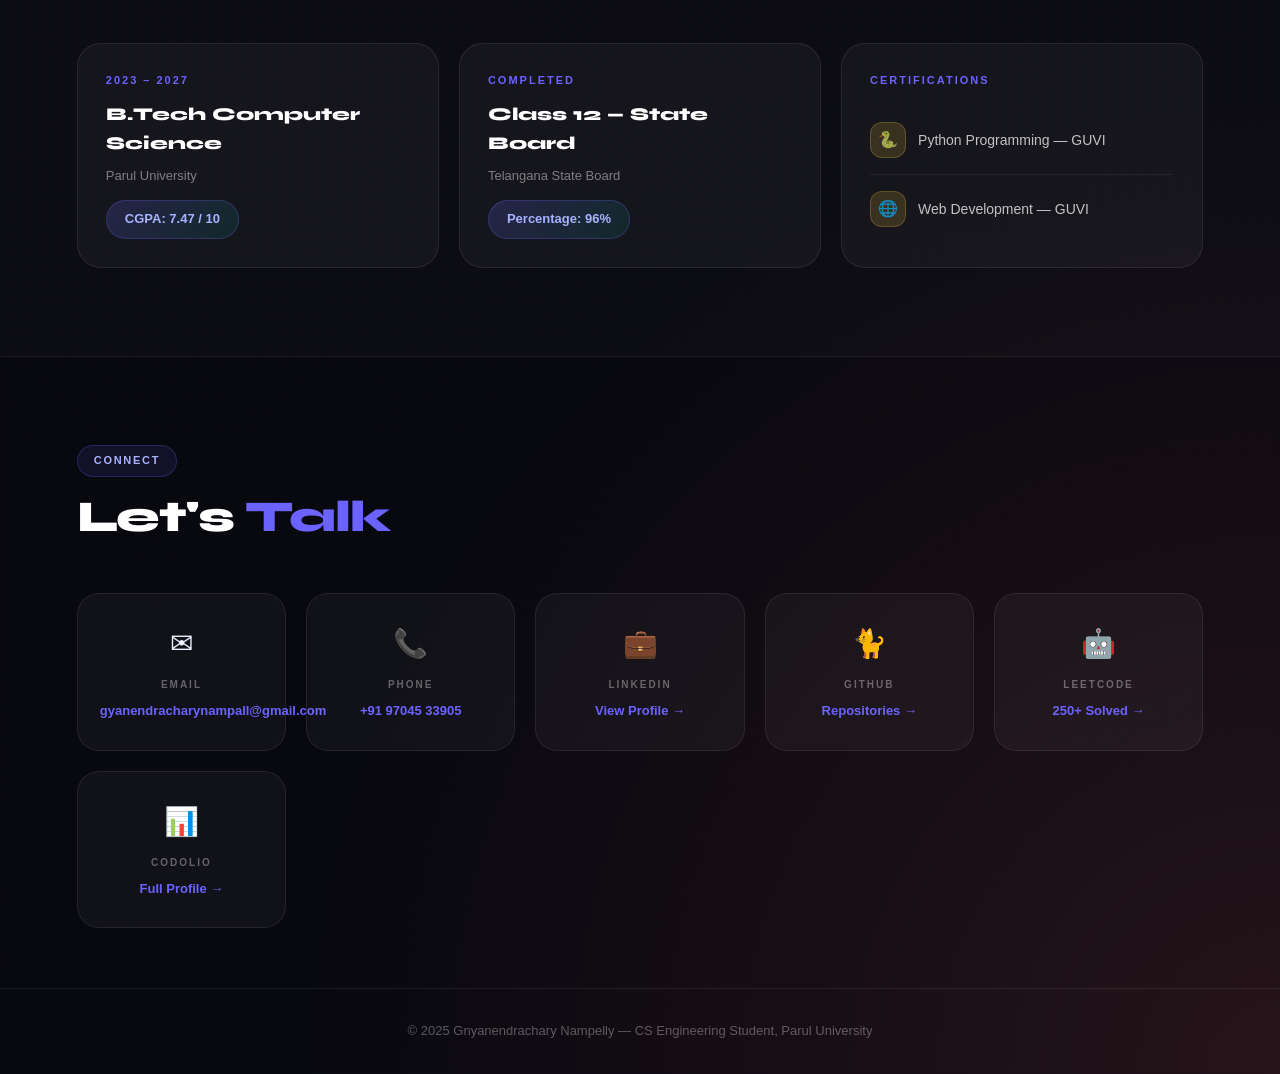
<file: portfolio/index.html>
<!DOCTYPE html>
<html lang="en">
<head>
<meta charset="UTF-8" />
<meta name="viewport" content="width=device-width, initial-scale=1.0"/>
<title>Gnyanendrachary Nampelly | Portfolio</title>
<link href="https://fonts.googleapis.com/css2?family=Syne:wght@400;700;800&family=Cabinet+Grotesk:wght@300;400;500;700&display=swap" rel="stylesheet"/>
<style>
*,*::before,*::after{box-sizing:border-box;margin:0;padding:0}

:root{
  --accent:#6c63ff;
  --accent2:#ff6b6b;
  --accent3:#00d4aa;
  --surface:#12121a;
  --surface-soft:#171726;
  --text:#eef1ff;
  --muted:#a8b3ff;
}

body{font-family:'Cabinet Grotesk',sans-serif;background:radial-gradient(circle at top left,rgba(108,99,255,.18) 0%,transparent 28%),radial-gradient(circle at bottom right,rgba(255,107,107,.12) 0%,transparent 22%),linear-gradient(180deg,#09090f 0%,#08080f 100%);color:var(--text);overflow-x:hidden;line-height:1.6}

body::before{content:'';position:fixed;inset:0;background-image:radial-gradient(circle at 25% 15%,rgba(255,255,255,0.04) 0,transparent 25%),radial-gradient(circle at 80% 18%,rgba(255,255,255,0.02) 0,transparent 18%);pointer-events:none;opacity:.8}

nav{background:rgba(10,10,15,0.9);backdrop-filter:blur(18px);border-bottom:1px solid rgba(108,99,255,0.16);display:flex;justify-content:space-between;align-items:center;padding:0 6%;height:72px;position:sticky;top:0;z-index:100}
.logo{font-family:'Syne',sans-serif;font-size:22px;font-weight:800;background:linear-gradient(135deg,var(--accent),var(--accent2));-webkit-background-clip:text;-webkit-text-fill-color:transparent;background-clip:text}
.nav-links{display:flex;gap:32px;list-style:none}
.nav-links a{position:relative;text-decoration:none;font-size:13px;font-weight:600;color:rgba(255,255,255,0.72);letter-spacing:0.5px;transition:color 0.25s}
.nav-links a::after{content:'';position:absolute;left:0;bottom:-8px;width:0;height:2px;background:var(--accent);transition:width 0.25s}
.nav-links a:hover{color:#fff}
.nav-links a:hover::after,.nav-links a:focus::after{width:100%}

.hero{min-height:92vh;display:flex;align-items:center;padding:90px 6% 60px;position:relative;overflow:hidden}
.hero-bg{position:absolute;inset:0;background:radial-gradient(circle at 20% 20%,rgba(108,99,255,0.16) 0%,transparent 28%),radial-gradient(circle at 85% 50%,rgba(255,107,107,0.12) 0%,transparent 28%)}
.grid-lines{position:absolute;inset:0;background-image:linear-gradient(rgba(108,99,255,0.05) 1px,transparent 1px),linear-gradient(90deg,rgba(108,99,255,0.05) 1px,transparent 1px);background-size:72px 72px;opacity:0.65}
.hero-content{position:relative;max-width:700px;animation:fadeUp 0.9s ease both}
.hero-eyebrow{display:inline-flex;align-items:center;gap:10px;background:rgba(108,99,255,0.11);border:1px solid rgba(108,99,255,0.24);border-radius:999px;padding:8px 18px;margin-bottom:28px}
.eyebrow-dot{width:8px;height:8px;border-radius:50%;background:var(--accent);animation:pulse 2.2s infinite;flex-shrink:0}
.hero-eyebrow span{font-size:11px;font-weight:700;color:rgba(255,255,255,0.72);letter-spacing:1.4px;text-transform:uppercase}
.hero h1{font-family:'Syne',sans-serif;font-size:clamp(44px,8vw,86px);font-weight:800;line-height:0.95;letter-spacing:-2px;margin-bottom:22px}
.h1-name{display:block;color:#fff}
.h1-last{display:block;background:linear-gradient(135deg,var(--accent),#a89cff 55%,var(--accent2));-webkit-background-clip:text;-webkit-text-fill-color:transparent;background-clip:text}
.hero-desc{font-size:17px;color:rgba(255,255,255,0.78);line-height:1.8;max-width:560px;margin-bottom:42px}
.hero-ctas{display:flex;gap:14px;flex-wrap:wrap;margin-bottom:60px}
.cta-primary{padding:15px 34px;border-radius:999px;background:linear-gradient(135deg,var(--accent),#8f7cff);color:#fff;font-family:'Cabinet Grotesk',sans-serif;font-size:14px;font-weight:700;text-decoration:none;display:inline-flex;align-items:center;gap:8px;transition:transform 0.25s,opacity 0.25s}
.cta-primary:hover{transform:translateY(-2px);opacity:0.96}
.cta-ghost{padding:14px 30px;border-radius:999px;background:rgba(255,255,255,0.06);border:1px solid rgba(255,255,255,0.15);color:rgba(255,255,255,0.8);font-family:'Cabinet Grotesk',sans-serif;font-size:14px;font-weight:600;text-decoration:none;display:inline-flex;align-items:center;gap:8px;transition:all 0.25s}
.cta-ghost:hover{border-color:rgba(255,255,255,0.4);color:#fff;background:rgba(255,255,255,0.1)}
.hero-stats{display:flex;gap:0;flex-wrap:wrap;border:1px solid rgba(255,255,255,0.08);border-radius:28px;background:rgba(255,255,255,0.02);overflow:hidden;backdrop-filter:blur(12px)}
.stat{flex:1;min-width:120px;padding:24px 20px;text-align:center;border-right:1px solid rgba(255,255,255,0.08)}
.stat:last-child{border-right:none}
.stat-n{font-family:'Syne',sans-serif;font-size:34px;font-weight:800;background:linear-gradient(135deg,#fff,#a59fff);-webkit-background-clip:text;-webkit-text-fill-color:transparent;background-clip:text}
.stat-l{font-size:11px;color:rgba(255,255,255,0.38);margin-top:8px;letter-spacing:0.5px;text-transform:uppercase}

.achieve-strip{background:linear-gradient(135deg,var(--accent),#8b5cf6 45%,var(--accent2));box-shadow:0 24px 80px rgba(108,99,255,0.16)}
.achieve-inner{display:grid;grid-template-columns:repeat(auto-fit,minmax(170px,1fr));gap:1px}
.ach-box{padding:42px 28px;text-align:center}
.ach-n{font-family:'Syne',sans-serif;font-size:44px;font-weight:800;color:#fff;display:block}
.ach-d{font-size:12px;color:rgba(255,255,255,0.88);margin-top:6px;letter-spacing:0.6px}

.section{padding:88px 6%;position:relative}
.section::before{content:'';position:absolute;top:-30px;right:-40px;width:220px;height:220px;border-radius:50%;background:rgba(108,99,255,0.08);pointer-events:none}
.sec-chip{display:inline-flex;align-items:center;gap:8px;background:rgba(108,99,255,0.1);border:1px solid rgba(108,99,255,0.25);border-radius:999px;padding:6px 16px;margin-bottom:16px}
.sec-chip span{font-size:11px;font-weight:700;color:var(--muted);letter-spacing:1.7px;text-transform:uppercase}
.sec-title{font-family:'Syne',sans-serif;font-size:clamp(28px,4vw,44px);font-weight:800;line-height:1.1;margin-bottom:52px;letter-spacing:-1px;color:#fff}
.sec-title em{font-style:normal;color:var(--accent)}

.skills-grid{display:grid;grid-template-columns:repeat(auto-fit,minmax(220px,1fr));gap:20px}
.skill-card{background:rgba(255,255,255,0.04);border:1px solid rgba(255,255,255,0.08);border-radius:28px;padding:28px;transition:transform 0.35s,box-shadow 0.35s;position:relative;overflow:hidden}
.skill-card::before{content:'';position:absolute;inset:0;background:linear-gradient(135deg,rgba(108,99,255,0.08),transparent);opacity:0;transition:opacity 0.35s}
.skill-card:hover{transform:translateY(-6px);box-shadow:0 26px 84px rgba(108,99,255,0.12);border-color:rgba(108,99,255,0.35)}
.skill-card:hover::before{opacity:1}
.sk-icon{width:48px;height:48px;border-radius:18px;display:flex;align-items:center;justify-content:center;font-size:22px;margin-bottom:18px;background:rgba(108,99,255,0.18);border:1px solid rgba(108,99,255,0.23)}
.sk-title{font-family:'Syne',sans-serif;font-size:15px;font-weight:700;color:#fff;margin-bottom:12px}
.tags{display:flex;flex-wrap:wrap;gap:8px}
.tag{font-size:11px;font-weight:700;background:rgba(255,255,255,0.08);color:rgba(255,255,255,0.78);border:1px solid rgba(255,255,255,0.12);border-radius:999px;padding:6px 13px}

.projects-grid{display:grid;grid-template-columns:repeat(auto-fit,minmax(300px,1fr));gap:24px}
.proj-card{background:rgba(255,255,255,0.03);border:1px solid rgba(255,255,255,0.08);border-radius:28px;overflow:hidden;transition:transform 0.3s,box-shadow 0.3s;display:flex;flex-direction:column}
.proj-card:hover{transform:translateY(-8px);box-shadow:0 32px 90px rgba(108,99,255,0.1);border-color:rgba(108,99,255,0.35);background:rgba(108,99,255,0.05)}
.proj-header{padding:34px 30px 22px;flex:1}
.proj-type-row{display:flex;align-items:center;justify-content:space-between;margin-bottom:16px}
.proj-badge{font-size:10px;font-weight:800;letter-spacing:2px;text-transform:uppercase;padding:8px 14px;border-radius:999px}
.badge-mern{background:rgba(0,212,170,0.18);color:#00d4aa;border:1px solid rgba(0,212,170,0.25)}
.badge-fe{background:rgba(245,200,66,0.14);color:#f5c842;border:1px solid rgba(245,200,66,0.25)}
.badge-ai{background:rgba(255,107,107,0.14);color:#ff8e8e;border:1px solid rgba(255,107,107,0.25)}
.badge-ux{background:rgba(108,99,255,0.15);color:#a59fff;border:1px solid rgba(108,99,255,0.3)}
.proj-num{font-family:'Syne',sans-serif;font-size:13px;font-weight:800;color:rgba(255,255,255,0.25)}
.proj-card h3{font-family:'Syne',sans-serif;font-size:24px;font-weight:800;color:#fff;margin-bottom:14px;letter-spacing:-0.5px}
.proj-card p{font-size:14px;color:rgba(255,255,255,0.7);line-height:1.8;margin-bottom:20px}
.tech-row{display:flex;flex-wrap:wrap;gap:10px}
.tech{font-size:11px;font-weight:700;letter-spacing:0.4px;background:rgba(255,255,255,0.07);color:rgba(255,255,255,0.75);border:1px solid rgba(255,255,255,0.12);border-radius:10px;padding:7px 12px}
.proj-footer{padding:18px 30px 22px;border-top:1px solid rgba(255,255,255,0.07);display:flex;align-items:center;justify-content:space-between}
.proj-link{font-size:13px;font-weight:700;color:var(--accent);text-decoration:none;display:flex;align-items:center;gap:8px;transition:gap 0.2s}
.proj-link:hover{gap:12px}

.edu-section{background:rgba(255,255,255,0.02);border-top:1px solid rgba(255,255,255,0.06);border-bottom:1px solid rgba(255,255,255,0.06)}
.edu-grid{display:grid;grid-template-columns:repeat(auto-fit,minmax(260px,1fr));gap:20px}
.edu-card{background:rgba(255,255,255,0.04);border:1px solid rgba(255,255,255,0.08);border-radius:24px;padding:28px;transition:transform 0.25s,box-shadow 0.25s}
.edu-card:hover{transform:translateY(-4px);box-shadow:0 24px 72px rgba(108,99,255,0.1)}
.edu-year{font-size:11px;font-weight:700;letter-spacing:2px;text-transform:uppercase;color:var(--accent);margin-bottom:10px}
.edu-deg{font-family:'Syne',sans-serif;font-size:18px;font-weight:800;color:#fff;margin-bottom:8px}
.edu-inst{font-size:13px;color:rgba(255,255,255,0.45);margin-bottom:14px}
.edu-score{display:inline-block;background:linear-gradient(135deg,rgba(108,99,255,0.2),rgba(0,212,170,0.1));border:1px solid rgba(108,99,255,0.25);border-radius:999px;padding:8px 18px;font-size:13px;font-weight:700;color:var(--muted)}
.cert-card{background:rgba(255,255,255,0.04);border:1px solid rgba(255,255,255,0.08);border-radius:24px;padding:28px}
.cert-list{list-style:none}
.cert-item{display:flex;align-items:center;gap:12px;padding:16px 0;border-bottom:1px solid rgba(255,255,255,0.06);font-size:14px;color:rgba(255,255,255,0.74);font-weight:500}
.cert-item:last-child{border-bottom:none;padding-bottom:0}
.cert-icon{width:36px;height:36px;border-radius:12px;background:rgba(245,200,66,0.16);border:1px solid rgba(245,200,66,0.22);display:flex;align-items:center;justify-content:center;font-size:16px;flex-shrink:0}

.contact-section{padding:88px 6% 60px}
.contact-grid{display:grid;grid-template-columns:repeat(auto-fit,minmax(180px,1fr));gap:20px}
.contact-card{background:rgba(255,255,255,0.04);border:1px solid rgba(255,255,255,0.08);border-radius:22px;padding:28px 22px;text-align:center;transition:all 0.25s}
.contact-card:hover{border-color:rgba(108,99,255,0.4);background:rgba(108,99,255,0.08);transform:translateY(-4px)}
.cc-icon{font-size:28px;margin-bottom:10px}
.cc-lbl{font-size:10px;font-weight:700;letter-spacing:2px;text-transform:uppercase;color:rgba(255,255,255,0.35);margin-bottom:8px}
.cc-val{font-size:13px;font-weight:600;color:rgba(255,255,255,0.8)}
.cc-val a{color:var(--accent);text-decoration:none}
.cc-val a:hover{color:#fff}

.toast{
  position:fixed;bottom:24px;left:50%;transform:translateX(-50%);
  background:rgba(16,16,28,0.95);color:#fff;padding:14px 22px;border-radius:999px;
  border:1px solid rgba(108,99,255,0.2);box-shadow:0 22px 60px rgba(0,0,0,0.25);
  font-size:14px;font-weight:600;opacity:0;pointer-events:none;transition:opacity 0.25s ease,transform 0.25s ease;
}
.toast.show{opacity:1;transform:translateX(-50%) translateY(-8px)}

footer{text-align:center;padding:32px;border-top:1px solid rgba(255,255,255,0.08);font-size:13px;color:rgba(255,255,255,0.32)}

@keyframes fadeUp{from{opacity:0;transform:translateY(28px)}to{opacity:1;transform:translateY(0)}}
@keyframes pulse{0%,100%{opacity:1;transform:scale(1)}50%{opacity:0.5;transform:scale(0.8)}}

@media(max-width:900px){.hero{padding:72px 5% 50px}.projects-grid{gap:18px}}
@media(max-width:600px){.nav-links{gap:16px;flex-wrap:wrap;justify-content:center}.hero h1{letter-spacing:-1px}.hero-stats{flex-direction:column}.stat{border-right:none;border-bottom:1px solid rgba(255,255,255,0.07)}.stat:last-child{border-bottom:none}.ach-box{border-right:none;border-bottom:1px solid rgba(255,255,255,0.15);padding:28px}.ach-box:last-child{border-bottom:none}}
</style>
</head>
<body>

<nav>
  <div class="logo">GN.</div>
  <ul class="nav-links">
    <li><a href="#hero">Home</a></li>
    <li><a href="#skills">Skills</a></li>
    <li><a href="#projects">Work</a></li>
    <li><a href="#education">Education</a></li>
    <li><a href="#contact">Contact</a></li>
  </ul>
</nav>

<!-- HERO -->
<section class="hero" id="hero">
  <div class="hero-bg"></div>
  <div class="grid-lines"></div>
  <div class="hero-content">
    <div class="hero-eyebrow">
      <div class="eyebrow-dot"></div>
      <span>Pre-Final Year &nbsp;&middot;&nbsp; CS Engineering &nbsp;&middot;&nbsp; Parul University 2027</span>
    </div>
    <h1>
      <span class="h1-name">Gnyanendra-</span>
      <span class="h1-last">chary.</span>
    </h1>
    <p class="hero-desc">Full Stack Developer &amp; AI Enthusiast building real-world MERN applications and deep learning systems. Currently solving DSA, shipping projects, and making things that matter.</p>
    <div class="hero-ctas">
      <a href="mailto:gyanendracharynampall@gmail.com" class="cta-primary">Get in Touch</a>
      <a href="https://github.com" target="_blank" class="cta-ghost">GitHub &rarr;</a>
      <a href="https://linkedin.com" target="_blank" class="cta-ghost">LinkedIn &rarr;</a>
    </div>
    <div class="hero-stats">
      <div class="stat"><div class="stat-n">250+</div><div class="stat-l">DSA Problems</div></div>
      <div class="stat"><div class="stat-n">4</div><div class="stat-l">Projects</div></div>
      <div class="stat"><div class="stat-n">7.47</div><div class="stat-l">CGPA / 10</div></div>
      <div class="stat"><div class="stat-n">96%</div><div class="stat-l">Class 12</div></div>
    </div>
  </div>
</section>

<!-- ACHIEVE STRIP -->
<div class="achieve-strip">
  <div class="achieve-inner">
    <div class="ach-box"><span class="ach-n">MERN</span><div class="ach-d">Full Stack Development</div></div>
    <div class="ach-box"><span class="ach-n">AI/ML</span><div class="ach-d">Deep Learning &amp; CV</div></div>
    <div class="ach-box"><span class="ach-n">UI/UX</span><div class="ach-d">Figma Prototyping</div></div>
    <div class="ach-box"><span class="ach-n">DSA</span><div class="ach-d">LeetCode &middot; GFG &middot; HackerRank</div></div>
  </div>
</div>

<!-- SKILLS -->
<section class="section" id="skills">
  <div class="sec-chip"><span>Expertise</span></div>
  <div class="sec-title">Technical <em>Skills</em></div>
  <div class="skills-grid">
    <div class="skill-card">
      <div class="sk-icon">&#9889;</div>
      <div class="sk-title">Languages</div>
      <div class="tags"><span class="tag">Java</span><span class="tag">C</span><span class="tag">C++</span><span class="tag">Python</span><span class="tag">JavaScript</span></div>
    </div>
    <div class="skill-card">
      <div class="sk-icon">&#128187;</div>
      <div class="sk-title">Frontend</div>
      <div class="tags"><span class="tag">React.js</span><span class="tag">HTML</span><span class="tag">CSS</span><span class="tag">Bootstrap</span></div>
    </div>
    <div class="skill-card">
      <div class="sk-icon">&#128296;</div>
      <div class="sk-title">Backend</div>
      <div class="tags"><span class="tag">Node.js</span><span class="tag">Express.js</span><span class="tag">MongoDB</span><span class="tag">REST APIs</span></div>
    </div>
    <div class="skill-card">
      <div class="sk-icon">&#129504;</div>
      <div class="sk-title">AI &amp; ML</div>
      <div class="tags"><span class="tag">ML Basics</span><span class="tag">Deep Learning</span><span class="tag">Image Classification</span></div>
    </div>
    <div class="skill-card">
      <div class="sk-icon">&#128218;</div>
      <div class="sk-title">Core CS</div>
      <div class="tags"><span class="tag">DSA</span><span class="tag">OOPS</span><span class="tag">DBMS</span><span class="tag">OS</span><span class="tag">CN</span></div>
    </div>
    <div class="skill-card">
      <div class="sk-icon">&#128736;</div>
      <div class="sk-title">Tools</div>
      <div class="tags"><span class="tag">Git</span><span class="tag">VS Code</span><span class="tag">Figma</span></div>
    </div>
  </div>
</section>

<!-- PROJECTS -->
<section class="section" id="projects" style="background:rgba(255,255,255,0.01);border-top:1px solid rgba(255,255,255,0.06)">
  <div class="sec-chip"><span>Portfolio</span></div>
  <div class="sec-title">Featured <em>Projects</em></div>
  <div class="projects-grid">
    <div class="proj-card">
      <div class="proj-header">
        <div class="proj-type-row"><span class="proj-badge badge-mern">MERN Stack</span><span class="proj-num">01</span></div>
        <h3>WanderLust</h3>
        <p>Full-stack room booking and property listing platform with authentication, reviews, real-time search, and REST APIs built end-to-end on MERN.</p>
        <div class="tech-row"><span class="tech">MongoDB</span><span class="tech">Express.js</span><span class="tech">React.js</span><span class="tech">Node.js</span></div>
      </div>
      <div class="proj-footer"><a href="https://github.com" target="_blank" class="proj-link">View on GitHub &#8599;</a></div>
    </div>
    <div class="proj-card">
      <div class="proj-header">
        <div class="proj-type-row"><span class="proj-badge badge-fe">Frontend</span><span class="proj-num">02</span></div>
        <h3>Food Munch</h3>
        <p>Responsive restaurant web app with dynamic menu rendering and a shopping cart built using LocalStorage and DOM manipulation.</p>
        <div class="tech-row"><span class="tech">HTML</span><span class="tech">CSS</span><span class="tech">JavaScript</span><span class="tech">Bootstrap</span></div>
      </div>
      <div class="proj-footer"><a href="https://github.com" target="_blank" class="proj-link">View on GitHub &#8599;</a></div>
    </div>
    <div class="proj-card">
      <div class="proj-header">
        <div class="proj-type-row"><span class="proj-badge badge-ai">AI / ML</span><span class="proj-num">03</span></div>
        <h3>Derma AI</h3>
        <p>AI-powered image classification system for skin disease detection using deep learning with a full preprocessing and model training pipeline.</p>
        <div class="tech-row"><span class="tech">Python</span><span class="tech">Deep Learning</span><span class="tech">Image Processing</span></div>
      </div>
      <div class="proj-footer"><a href="https://github.com" target="_blank" class="proj-link">View on GitHub &#8599;</a></div>
    </div>
    <div class="proj-card">
      <div class="proj-header">
        <div class="proj-type-row"><span class="proj-badge badge-ux">UI / UX</span><span class="proj-num">04</span></div>
        <h3>App Redesign</h3>
        <p>Low and high-fidelity wireframes and fully interactive prototypes for a mobile chat app, applying modern design principles in Figma.</p>
        <div class="tech-row"><span class="tech">Figma</span><span class="tech">Wireframing</span><span class="tech">Prototyping</span></div>
      </div>
      <div class="proj-footer"><a href="https://github.com" target="_blank" class="proj-link">View Prototype &#8599;</a></div>
    </div>
  </div>
</section>

<!-- EDUCATION -->
<section class="section edu-section" id="education">
  <div class="sec-chip"><span>Background</span></div>
  <div class="sec-title">Education &amp; <em>Certifications</em></div>
  <div class="edu-grid">
    <div class="edu-card">
      <div class="edu-year">2023 &ndash; 2027</div>
      <div class="edu-deg">B.Tech Computer Science</div>
      <div class="edu-inst">Parul University</div>
      <div class="edu-score">CGPA: 7.47 / 10</div>
    </div>
    <div class="edu-card">
      <div class="edu-year">Completed</div>
      <div class="edu-deg">Class 12 &mdash; State Board</div>
      <div class="edu-inst">Telangana State Board</div>
      <div class="edu-score">Percentage: 96%</div>
    </div>
    <div class="cert-card">
      <div class="edu-year" style="margin-bottom:16px">Certifications</div>
      <ul class="cert-list">
        <li class="cert-item">
          <div class="cert-icon">&#128013;</div>
          Python Programming &mdash; GUVI
        </li>
        <li class="cert-item">
          <div class="cert-icon">&#127760;</div>
          Web Development &mdash; GUVI
        </li>
      </ul>
    </div>
  </div>
</section>

<!-- CONTACT -->
<section class="contact-section" id="contact">
  <div class="sec-chip"><span>Connect</span></div>
  <div class="sec-title">Let's <em>Talk</em></div>
  <div class="contact-grid">
    <div class="contact-card">
      <div class="cc-icon">&#9993;</div>
      <div class="cc-lbl">Email</div>
      <div class="cc-val"><a href="mailto:gyanendracharynampall@gmail.com">gyanendracharynampall@gmail.com</a></div>
    </div>
    <div class="contact-card">
      <div class="cc-icon">&#128222;</div>
      <div class="cc-lbl">Phone</div>
      <div class="cc-val"><a href="tel:+919704533905">+91 97045 33905</a></div>
    </div>
    <div class="contact-card">
      <div class="cc-icon">&#128188;</div>
      <div class="cc-lbl">LinkedIn</div>
      <div class="cc-val"><a href="https://linkedin.com" target="_blank" rel="noopener noreferrer">View Profile &rarr;</a></div>
    </div>
    <div class="contact-card">
      <div class="cc-icon">&#128008;</div>
      <div class="cc-lbl">GitHub</div>
      <div class="cc-val"><a href="https://github.com" target="_blank" rel="noopener noreferrer">Repositories &rarr;</a></div>
    </div>
    <div class="contact-card">
      <div class="cc-icon">&#129302;</div>
      <div class="cc-lbl">LeetCode</div>
      <div class="cc-val"><a href="https://leetcode.com" target="_blank" rel="noopener noreferrer">250+ Solved &rarr;</a></div>
    </div>
    <div class="contact-card">
      <div class="cc-icon">&#128202;</div>
      <div class="cc-lbl">Codolio</div>
      <div class="cc-val"><a href="https://codolio.com" target="_blank" rel="noopener noreferrer">Full Profile &rarr;</a></div>
    </div>
  </div>
</section>

<footer>&#169; 2025 Gnyanendrachary Nampelly &mdash; CS Engineering Student, Parul University</footer>
<div class="toast" id="emailToast">Email: gyanendracharynampall@gmail.com</div>
<script>
  const emailToast = document.getElementById('emailToast');
  const emailLink = document.querySelector('.contact-card .cc-lbl + .cc-val a[href^="mailto:"]');
  if (emailLink && emailToast) {
    emailLink.addEventListener('click', function(event) {
      event.preventDefault();
      const email = this.getAttribute('href').replace('mailto:', '');
      emailToast.textContent = 'Email: ' + email;
      emailToast.classList.add('show');
      setTimeout(() => emailToast.classList.remove('show'), 2500);
    });
  }
</script>

</body>
</html>
</file>
<file: styles.css>
/* =============================================
   WORLD-CLASS PORTFOLIO — Complete CSS
   ============================================= */

*, *::before, *::after { margin: 0; padding: 0; box-sizing: border-box; }

:root {
  --bg:        #08090f;
  --bg-2:      #0d0f1a;
  --bg-card:   #10131f;
  --bg-glass:  rgba(16, 19, 31, 0.7);
  --ink:       #e8eaf6;
  --ink-2:     #9098b8;
  --ink-3:     #555e7a;
  --violet:    #7c5cfc;
  --violet-2:  #a78bfa;
  --cyan:      #22d3ee;
  --rose:      #f472b6;
  --border:    rgba(255,255,255,0.07);
  --border-2:  rgba(124,92,252,0.25);
  --glow-v:    rgba(124,92,252,0.18);
  --glow-c:    rgba(34,211,238,0.12);
  --radius:    16px;
  --radius-sm: 10px;
}

html { scroll-behavior: smooth; }

::-webkit-scrollbar { width: 5px; }
::-webkit-scrollbar-track { background: var(--bg); }
::-webkit-scrollbar-thumb { background: var(--violet); border-radius: 99px; }

body {
  font-family: 'Inter', sans-serif;
  background: var(--bg);
  color: var(--ink);
  font-size: 16px;
  line-height: 1.6;
  overflow-x: hidden;
  cursor: none;
}

/* ── NOISE OVERLAY ─────────────────────────── */
.noise-overlay {
  position: fixed; inset: 0; z-index: 999;
  pointer-events: none;
  background-image: url("data:image/svg+xml,%3Csvg viewBox='0 0 256 256' xmlns='http://www.w3.org/2000/svg'%3E%3Cfilter id='noise'%3E%3CfeTurbulence type='fractalNoise' baseFrequency='0.9' numOctaves='4' stitchTiles='stitch'/%3E%3C/filter%3E%3Crect width='100%25' height='100%25' filter='url(%23noise)' opacity='0.035'/%3E%3C/svg%3E");
  opacity: 0.6;
}

/* ── CUSTOM CURSOR ─────────────────────────── */
.cursor-dot, .cursor-glow {
  position: fixed; z-index: 9999; pointer-events: none;
  border-radius: 50%; transform: translate(-50%, -50%);
  transition: opacity 0.3s;
}
.cursor-dot {
  width: 8px; height: 8px;
  background: var(--violet);
  box-shadow: 0 0 10px var(--violet);
  transition: transform 0.05s linear, width 0.2s, height 0.2s;
}
.cursor-glow {
  width: 40px; height: 40px;
  background: radial-gradient(circle, rgba(124,92,252,0.25) 0%, transparent 70%);
  transition: transform 0.12s ease, width 0.3s, height 0.3s;
}
.cursor-dot.cursor-big  { width: 14px; height: 14px; background: var(--violet-2); }
.cursor-glow.glow-big   { width: 70px; height: 70px; }

@media (hover: none) {
  .cursor-dot, .cursor-glow { display: none; }
  body { cursor: auto; }
}

/* ── KEYFRAMES ─────────────────────────────── */
@keyframes fadeUp {
  from { opacity: 0; transform: translateY(32px); }
  to   { opacity: 1; transform: translateY(0); }
}
@keyframes fadeIn { from { opacity: 0; } to { opacity: 1; } }
@keyframes slideRight {
  from { opacity: 0; transform: translateX(-24px); }
  to   { opacity: 1; transform: translateX(0); }
}
@keyframes floatPhoto {
  0%,100% { transform: translateY(0) rotateZ(0.3deg); }
  50%      { transform: translateY(-14px) rotateZ(-0.3deg); }
}
@keyframes ringA {
  from { transform: rotate(0deg); }
  to   { transform: rotate(360deg); }
}
@keyframes ringB {
  from { transform: rotate(0deg); }
  to   { transform: rotate(-360deg); }
}
@keyframes pulseGlow {
  0%,100% { opacity: 0.5; transform: scale(1); }
  50%      { opacity: 1;   transform: scale(1.08); }
}
@keyframes orbFloat {
  0%,100% { transform: translate(0,0) scale(1); }
  33%      { transform: translate(30px,-20px) scale(1.05); }
  66%      { transform: translate(-20px,15px) scale(0.96); }
}
@keyframes blinkCursor {
  0%,100% { opacity: 1; }
  50%      { opacity: 0; }
}
@keyframes scrollLine {
  0%   { transform: scaleY(0); transform-origin: top; }
  50%  { transform: scaleY(1); transform-origin: top; }
  51%  { transform: scaleY(1); transform-origin: bottom; }
  100% { transform: scaleY(0); transform-origin: bottom; }
}
@keyframes badgePop {
  0%,100% { box-shadow: 0 0 0 0 rgba(124,92,252,0.5); }
  50%      { box-shadow: 0 0 0 8px rgba(124,92,252,0); }
}
@keyframes spin { to { transform: rotate(360deg); } }
@keyframes tagFloat {
  0%,100% { transform: translateY(0); }
  50%      { transform: translateY(-6px); }
}

/* ── NAV ───────────────────────────────────── */
nav {
  position: fixed; top: 0; left: 0; right: 0; z-index: 500;
  display: flex; align-items: center; justify-content: space-between;
  padding: 1.2rem 3.5rem;
  transition: background 0.4s ease, backdrop-filter 0.4s ease, padding 0.3s ease, border-color 0.4s ease;
  border-bottom: 1px solid transparent;
  animation: fadeIn 0.8s ease both;
}
nav.nav-scrolled {
  background: rgba(8, 9, 15, 0.88);
  backdrop-filter: blur(20px);
  -webkit-backdrop-filter: blur(20px);
  padding: 0.9rem 3.5rem;
  border-color: var(--border);
}
.nav-logo {
  font-family: 'Syne', sans-serif;
  font-size: 1.5rem; font-weight: 800;
  color: var(--ink); text-decoration: none;
  letter-spacing: -0.03em;
}
.logo-dot { color: var(--violet); }
.nav-links { display: flex; gap: 0.25rem; list-style: none; }
.nav-link {
  display: block; padding: 0.45rem 0.9rem;
  text-decoration: none; color: var(--ink-2);
  font-size: 0.875rem; font-weight: 500; letter-spacing: 0.01em;
  border-radius: 8px; transition: all 0.2s ease; position: relative;
}
.nav-link::after {
  content: ''; position: absolute; bottom: 6px; left: 50%;
  transform: translateX(-50%);
  width: 0; height: 2px; border-radius: 99px;
  background: var(--violet);
  transition: width 0.3s cubic-bezier(0.16,1,0.3,1);
}
.nav-link:hover, .nav-link.active { color: var(--ink); }
.nav-link.active::after { width: 18px; }
.nav-resume-btn {
  display: inline-flex; align-items: center; gap: 0.45rem;
  padding: 0.55rem 1.2rem;
  background: rgba(124,92,252,0.12);
  border: 1px solid var(--border-2);
  color: var(--violet-2); text-decoration: none;
  font-size: 0.85rem; font-weight: 600;
  border-radius: 99px; transition: all 0.25s ease;
}
.nav-resume-btn:hover {
  background: rgba(124,92,252,0.22);
  box-shadow: 0 0 20px rgba(124,92,252,0.2);
}
.nav-hamburger {
  display: none; flex-direction: column; gap: 5px;
  background: none; border: none; cursor: pointer; padding: 6px;
}
.nav-hamburger span {
  display: block; width: 22px; height: 2px;
  background: var(--ink); border-radius: 99px;
  transition: all 0.3s ease; transform-origin: center;
}
.nav-hamburger.open span:nth-child(1) { transform: translateY(7px) rotate(45deg); }
.nav-hamburger.open span:nth-child(2) { transform: translateY(-7px) rotate(-45deg); }

.mobile-menu {
  position: fixed; top: 0; left: 0; right: 0; bottom: 0;
  background: rgba(8,9,15,0.97);
  backdrop-filter: blur(24px);
  z-index: 490; display: flex; align-items: center; justify-content: center;
  transform: translateY(-100%);
  transition: transform 0.4s cubic-bezier(0.16,1,0.3,1);
}
.mobile-menu.open { transform: translateY(0); }
.mobile-menu ul { list-style: none; text-align: center; }
.mob-link {
  display: block; padding: 1.2rem 2rem;
  font-family: 'Syne', sans-serif;
  font-size: 2.5rem; font-weight: 700;
  color: var(--ink); text-decoration: none;
  transition: color 0.2s;
}
.mob-link:hover { color: var(--violet-2); }

/* ── HERO ──────────────────────────────────── */
.hero {
  min-height: 100vh;
  display: flex; flex-direction: column;
  align-items: center; justify-content: center;
  padding: 7rem 3.5rem 5rem;
  position: relative; overflow: hidden;
}

/* Animated grid background */
.hero-bg-grid {
  position: absolute; inset: 0; z-index: 0;
  background-image:
    linear-gradient(rgba(124,92,252,0.04) 1px, transparent 1px),
    linear-gradient(90deg, rgba(124,92,252,0.04) 1px, transparent 1px);
  background-size: 60px 60px;
  mask-image: radial-gradient(ellipse 80% 80% at 50% 50%, black 40%, transparent 100%);
}

/* Glowing orbs */
.hero-orb {
  position: absolute; border-radius: 50%;
  filter: blur(80px); pointer-events: none; z-index: 0;
  animation: orbFloat ease-in-out infinite;
}
.orb-1 {
  width: 600px; height: 600px;
  background: radial-gradient(circle, rgba(124,92,252,0.12) 0%, transparent 70%);
  top: -150px; right: -100px; animation-duration: 18s;
}
.orb-2 {
  width: 400px; height: 400px;
  background: radial-gradient(circle, rgba(34,211,238,0.08) 0%, transparent 70%);
  bottom: -50px; left: -80px; animation-duration: 22s; animation-delay: -8s;
}
.orb-3 {
  width: 300px; height: 300px;
  background: radial-gradient(circle, rgba(244,114,182,0.07) 0%, transparent 70%);
  top: 40%; left: 40%; animation-duration: 15s; animation-delay: -4s;
}

.hero-content { position: relative; z-index: 2; width: 100%; max-width: 1200px; }

.hero-top-row {
  display: grid;
  grid-template-columns: 340px 1fr;
  gap: 5rem;
  align-items: center;
  margin-bottom: 4rem;
}

/* ── PROFILE PHOTO ─────────────────────────── */
.hero-photo-col {
  display: flex; justify-content: center;
  animation: fadeIn 1s ease 0.2s both;
}
.photo-frame {
  position: relative;
  width: 280px; height: 280px;
  display: flex; align-items: center; justify-content: center;
  animation: floatPhoto 8s ease-in-out infinite;
  transform-style: preserve-3d;
  transition: transform 0.5s cubic-bezier(0.16,1,0.3,1);
}
.photo-rings { position: absolute; inset: -30px; }
.p-ring {
  position: absolute; inset: 0; border-radius: 50%;
  border: 1px solid transparent;
}
.r1 {
  background:
    linear-gradient(var(--bg), var(--bg)) padding-box,
    conic-gradient(from 0deg, var(--violet) 0%, transparent 35%, var(--cyan) 65%, transparent 85%, var(--violet) 100%) border-box;
  animation: ringA 6s linear infinite;
}
.r2 {
  inset: 12px;
  background:
    linear-gradient(var(--bg), var(--bg)) padding-box,
    conic-gradient(from 120deg, var(--rose) 0%, transparent 30%, var(--violet-2) 60%, transparent 80%, var(--rose) 100%) border-box;
  animation: ringB 10s linear infinite;
}
.r3 {
  inset: 22px;
  border: 1px solid rgba(124,92,252,0.12);
  animation: ringA 16s linear infinite;
}
.photo-circle {
  position: relative; width: 220px; height: 220px;
  border-radius: 50%; overflow: hidden; z-index: 1;
  border: 2px solid rgba(124,92,252,0.4);
  box-shadow:
    0 0 0 4px rgba(124,92,252,0.08),
    0 30px 80px rgba(0,0,0,0.6),
    0 0 60px rgba(124,92,252,0.15),
    inset 0 1px 0 rgba(255,255,255,0.1);
  transition: box-shadow 0.4s ease;
}
.photo-circle:hover {
  box-shadow:
    0 0 0 4px rgba(124,92,252,0.15),
    0 40px 100px rgba(0,0,0,0.7),
    0 0 80px rgba(124,92,252,0.25),
    inset 0 1px 0 rgba(255,255,255,0.15);
}
.photo-img {
  width: 100%; height: 100%;
  object-fit: cover; object-position: top center;
  display: block;
  filter: brightness(1.02) contrast(1.05) saturate(1.08);
  transition: filter 0.4s ease, transform 0.5s ease;
}
.photo-circle:hover .photo-img { filter: brightness(1.08) contrast(1.08) saturate(1.12); transform: scale(1.04); }
.photo-shine {
  position: absolute; inset: 0; border-radius: 50%;
  background: radial-gradient(circle at 30% 20%, rgba(255,255,255,0.1) 0%, transparent 55%);
  pointer-events: none;
}
.photo-badge {
  position: absolute; bottom: -8px; left: 50%;
  transform: translateX(-50%);
  display: flex; align-items: center; gap: 0.45rem;
  background: rgba(16,19,31,0.95);
  border: 1px solid var(--border-2);
  backdrop-filter: blur(12px);
  color: var(--violet-2); font-size: 0.72rem; font-weight: 600;
  letter-spacing: 0.08em; text-transform: uppercase;
  padding: 0.4rem 1rem; border-radius: 99px;
  white-space: nowrap; z-index: 2;
  animation: badgePop 2.5s ease-in-out infinite;
}
.badge-dot {
  width: 7px; height: 7px; border-radius: 50%;
  background: #22c55e;
  box-shadow: 0 0 6px #22c55e;
  animation: pulseGlow 1.8s ease-in-out infinite;
  flex-shrink: 0;
}
.photo-floating-tag {
  position: absolute; z-index: 3;
  background: rgba(16,19,31,0.9);
  border: 1px solid var(--border-2);
  backdrop-filter: blur(10px);
  color: var(--violet-2); font-size: 0.7rem; font-weight: 700;
  letter-spacing: 0.06em; text-transform: uppercase;
  padding: 0.3rem 0.75rem; border-radius: 99px;
}
.tag-1 { top: 10px; right: -20px; animation: tagFloat 4s ease-in-out infinite; }
.tag-2 { bottom: 50px; left: -20px; animation: tagFloat 5s ease-in-out -1.5s infinite; }
.tag-3 { top: 50%; right: -30px; animation: tagFloat 6s ease-in-out -3s infinite; }

/* ── HERO TEXT ─────────────────────────────── */
.hero-text-col { animation: fadeUp 1s cubic-bezier(0.16,1,0.3,1) 0.1s both; }
.hero-eyebrow {
  display: flex; align-items: center; gap: 0.8rem;
  font-size: 0.78rem; font-weight: 500; letter-spacing: 0.12em;
  text-transform: uppercase; color: var(--violet-2);
  margin-bottom: 1.5rem;
}
.eyebrow-line {
  display: inline-block; width: 32px; height: 2px;
  background: linear-gradient(90deg, var(--violet), var(--cyan));
  border-radius: 99px; flex-shrink: 0;
}
.hero-heading {
  font-family: 'Syne', sans-serif;
  font-size: clamp(3.2rem, 6.5vw, 6rem);
  font-weight: 800; line-height: 0.95;
  letter-spacing: -0.04em; color: var(--ink);
  margin-bottom: 1.5rem;
  display: flex; flex-direction: column;
}
.hero-h-line { display: block; }
.italic-line  { font-style: italic; }
.accent-text  {
  background: linear-gradient(135deg, var(--violet) 0%, var(--cyan) 100%);
  -webkit-background-clip: text; -webkit-text-fill-color: transparent;
  background-clip: text;
}
.cursor-blink {
  color: var(--violet); -webkit-text-fill-color: var(--violet);
  animation: blinkCursor 1.1s step-end infinite;
  font-weight: 300;
}
.hero-desc {
  font-size: 1.05rem; color: var(--ink-2); font-weight: 400;
  line-height: 1.8; max-width: 48ch; margin-bottom: 2.5rem;
}
.hero-actions { display: flex; gap: 1rem; flex-wrap: wrap; margin-bottom: 2.5rem; }

/* ── MAGNETIC BUTTONS ──────────────────────── */
.btn-mag { display: inline-block; transition: transform 0.3s cubic-bezier(0.16,1,0.3,1); }
.btn-inner {
  display: inline-flex; align-items: center; gap: 0.5rem;
  padding: 0.8rem 1.8rem; border-radius: 99px;
  font-size: 0.92rem; font-weight: 600; letter-spacing: 0.02em;
  text-decoration: none; transition: all 0.3s ease;
}
.btn-primary-mag .btn-inner {
  background: linear-gradient(135deg, var(--violet) 0%, #5b8dee 100%);
  color: #fff;
  box-shadow: 0 8px 30px rgba(124,92,252,0.4), 0 2px 0 rgba(255,255,255,0.1) inset;
}
.btn-primary-mag:hover .btn-inner {
  box-shadow: 0 14px 40px rgba(124,92,252,0.55), 0 2px 0 rgba(255,255,255,0.15) inset;
  transform: scale(1.02);
}
.btn-ghost-mag .btn-inner {
  background: rgba(255,255,255,0.04);
  border: 1px solid var(--border);
  color: var(--ink-2);
  backdrop-filter: blur(8px);
}
.btn-ghost-mag:hover .btn-inner {
  background: rgba(124,92,252,0.08);
  border-color: var(--border-2);
  color: var(--ink);
}

/* Social links */
.hero-socials { display: flex; gap: 0.75rem; align-items: center; }
.social-link {
  display: flex; align-items: center; justify-content: center;
  width: 40px; height: 40px; border-radius: 12px;
  background: rgba(255,255,255,0.04);
  border: 1px solid var(--border);
  color: var(--ink-3); text-decoration: none;
  transition: all 0.25s ease;
}
.social-link:hover {
  background: rgba(124,92,252,0.1);
  border-color: var(--border-2);
  color: var(--violet-2);
  transform: translateY(-2px);
  box-shadow: 0 8px 20px rgba(124,92,252,0.15);
}

/* ── STATS STRIP ───────────────────────────── */
.stats-strip {
  display: flex; align-items: center; justify-content: center;
  gap: 0; padding: 1.5rem 2rem;
  background: var(--bg-glass);
  border: 1px solid var(--border);
  border-radius: var(--radius);
  backdrop-filter: blur(16px);
  box-shadow: 0 4px 40px rgba(0,0,0,0.3), inset 0 1px 0 rgba(255,255,255,0.05);
  animation: fadeUp 1s ease 0.5s both;
}
.stat-item { text-align: center; padding: 0 3rem; flex: 1; }
.stat-val {
  display: block;
  font-family: 'Syne', sans-serif;
  font-size: 2.2rem; font-weight: 800;
  letter-spacing: -0.04em;
  background: linear-gradient(135deg, var(--ink) 0%, var(--violet-2) 100%);
  -webkit-background-clip: text; -webkit-text-fill-color: transparent;
  background-clip: text; line-height: 1.1; margin-bottom: 0.2rem;
}
.stat-plus { font-size: 1.4rem; }
.stat-lbl {
  font-size: 0.76rem; font-weight: 500; color: var(--ink-3);
  text-transform: uppercase; letter-spacing: 0.1em;
}
.stat-divider { width: 1px; height: 50px; background: var(--border); flex-shrink: 0; }

/* ── SCROLL INDICATOR ──────────────────────── */
.scroll-indicator {
  position: absolute; bottom: 2.5rem; left: 50%;
  transform: translateX(-50%);
  display: flex; flex-direction: column; align-items: center; gap: 0.5rem;
  z-index: 2; animation: fadeIn 1.5s ease 1.2s both;
}
.scroll-line {
  width: 1px; height: 50px;
  background: linear-gradient(180deg, var(--violet), transparent);
  animation: scrollLine 2s ease-in-out infinite;
}
.scroll-indicator span {
  font-size: 0.65rem; font-weight: 600;
  letter-spacing: 0.15em; text-transform: uppercase; color: var(--ink-3);
}

/* ── SECTIONS ──────────────────────────────── */
.section {
  padding: 7rem 3.5rem;
  max-width: 1200px; margin: 0 auto;
  position: relative;
}
.section-label {
  display: flex; align-items: center; gap: 0.75rem;
  margin-bottom: 1.5rem;
}
.label-num {
  font-family: 'JetBrains Mono', monospace;
  font-size: 0.75rem; color: var(--violet-2); font-weight: 500;
  background: rgba(124,92,252,0.08);
  border: 1px solid var(--border-2);
  padding: 0.2rem 0.6rem; border-radius: 6px;
}
.label-text {
  font-size: 0.78rem; font-weight: 600;
  letter-spacing: 0.1em; text-transform: uppercase; color: var(--ink-3);
}
.section-heading {
  font-family: 'Syne', sans-serif;
  font-size: clamp(2rem, 4vw, 3.2rem);
  font-weight: 800; letter-spacing: -0.03em;
  line-height: 1.1; color: var(--ink); margin-bottom: 3rem;
}
.section-heading em {
  font-style: italic;
  background: linear-gradient(135deg, var(--violet-2), var(--cyan));
  -webkit-background-clip: text; -webkit-text-fill-color: transparent;
  background-clip: text;
}

/* Section border */
.section + .section { border-top: 1px solid var(--border); }

/* ── SCROLL REVEAL CARDS ───────────────────── */
.reveal-card {
  opacity: 0; transform: translateY(30px);
  transition: opacity 0.7s cubic-bezier(0.16,1,0.3,1), transform 0.7s cubic-bezier(0.16,1,0.3,1);
}
.reveal-card.revealed { opacity: 1; transform: translateY(0); }

/* ── ABOUT ─────────────────────────────────── */
.about-layout { display: grid; grid-template-columns: 1.1fr 0.9fr; gap: 5rem; align-items: start; }
.about-body p {
  font-size: 1.02rem; color: var(--ink-2); line-height: 1.9; margin-bottom: 1.2rem;
}
.about-body p strong { color: var(--ink); font-weight: 600; }
.about-pills { display: flex; flex-wrap: wrap; gap: 0.6rem; margin-top: 2rem; }
.pill {
  font-size: 0.8rem; font-weight: 500;
  padding: 0.4rem 1rem; border-radius: 99px;
  background: rgba(124,92,252,0.08);
  border: 1px solid var(--border-2);
  color: var(--violet-2);
  transition: all 0.2s ease;
}
.pill:hover { background: rgba(124,92,252,0.15); transform: translateY(-1px); }

/* Education cards */
.edu-card {
  background: var(--bg-card);
  border: 1px solid var(--border);
  border-radius: var(--radius);
  padding: 1.75rem;
  margin-bottom: 1.25rem;
  position: relative; overflow: hidden;
  transition: transform 0.4s cubic-bezier(0.16,1,0.3,1), box-shadow 0.4s ease, border-color 0.3s ease;
  transform: perspective(800px) rotateX(var(--rx, 0deg)) rotateY(var(--ry, 0deg)) translateZ(0);
  background-image: radial-gradient(circle at var(--gx, 50%) var(--gy, 50%), rgba(124,92,252,0.04) 0%, transparent 60%);
  cursor: default;
}
.edu-card:hover { border-color: var(--border-2); box-shadow: 0 20px 50px rgba(0,0,0,0.4), 0 0 30px rgba(124,92,252,0.06); }
.edu-card-top { display: flex; align-items: center; justify-content: space-between; margin-bottom: 1rem; }
.edu-icon {
  width: 38px; height: 38px; border-radius: 10px;
  background: rgba(124,92,252,0.1);
  border: 1px solid var(--border-2);
  display: flex; align-items: center; justify-content: center;
  color: var(--violet-2);
}
.edu-year {
  font-family: 'JetBrains Mono', monospace;
  font-size: 0.75rem; color: var(--ink-3); font-weight: 500;
}
.edu-degree { font-weight: 600; font-size: 1rem; color: var(--ink); margin-bottom: 0.25rem; }
.edu-school  { font-size: 0.875rem; color: var(--ink-2); margin-bottom: 0.5rem; }
.edu-score   { font-size: 0.82rem; color: var(--ink-3); }
.edu-score strong { color: var(--violet-2); }
.card-glow-bar {
  position: absolute; bottom: 0; left: 0; right: 0;
  height: 2px;
  background: linear-gradient(90deg, var(--violet), var(--cyan));
  transform: scaleX(0); transform-origin: left;
  transition: transform 0.4s cubic-bezier(0.16,1,0.3,1);
}
.edu-card:hover .card-glow-bar { transform: scaleX(1); }

/* ── SKILLS BENTO ──────────────────────────── */
.skills-bento {
  display: grid;
  grid-template-columns: repeat(3, 1fr);
  gap: 1rem;
}
.bento-card {
  background: var(--bg-card);
  border: 1px solid var(--border);
  border-radius: var(--radius);
  padding: 1.75rem;
  transition: transform 0.4s cubic-bezier(0.16,1,0.3,1), box-shadow 0.4s ease, border-color 0.3s ease;
  transform: perspective(800px) rotateX(var(--rx, 0deg)) rotateY(var(--ry, 0deg));
  background-image: radial-gradient(circle at var(--gx, 50%) var(--gy, 50%), rgba(124,92,252,0.05) 0%, transparent 60%);
  cursor: default; position: relative; overflow: hidden;
}
.bento-card:hover { border-color: var(--border-2); box-shadow: 0 20px 40px rgba(0,0,0,0.35), 0 0 20px rgba(124,92,252,0.05); }
.bento-icon {
  width: 42px; height: 42px; border-radius: 12px;
  background: rgba(124,92,252,0.08);
  border: 1px solid var(--border-2);
  display: flex; align-items: center; justify-content: center;
  color: var(--violet-2); margin-bottom: 1rem;
}
.bento-label {
  font-size: 0.72rem; font-weight: 700;
  letter-spacing: 0.1em; text-transform: uppercase;
  color: var(--ink-3); margin-bottom: 1rem;
}
.bento-tags { display: flex; flex-wrap: wrap; gap: 0.45rem; }
.btag {
  font-size: 0.8rem; padding: 0.3rem 0.75rem;
  background: rgba(255,255,255,0.04);
  border: 1px solid var(--border);
  color: var(--ink-2); border-radius: 8px;
  font-weight: 400; transition: all 0.2s ease;
}
.btag:hover, .btag.highlight {
  background: rgba(124,92,252,0.1);
  border-color: var(--border-2);
  color: var(--violet-2);
}

/* ── PROJECTS LIST ─────────────────────────── */
.projects-list { display: flex; flex-direction: column; gap: 1.5rem; }
.proj-card {
  display: flex; align-items: stretch;
  background: var(--bg-card);
  border: 1px solid var(--border);
  border-radius: var(--radius);
  overflow: hidden; position: relative;
  transition: transform 0.4s cubic-bezier(0.16,1,0.3,1), box-shadow 0.4s ease, border-color 0.3s ease;
  transform: perspective(1000px) rotateX(var(--rx, 0deg)) rotateY(var(--ry, 0deg));
  background-image: radial-gradient(circle at var(--gx, 50%) var(--gy, 50%), rgba(124,92,252,0.04) 0%, transparent 50%);
}
.proj-card:hover { border-color: var(--border-2); box-shadow: 0 24px 60px rgba(0,0,0,0.45), 0 0 40px rgba(124,92,252,0.07); }
.proj-glow {
  position: absolute; top: 0; left: 0;
  width: 4px; height: 0;
  background: linear-gradient(180deg, var(--violet), var(--cyan));
  transition: height 0.5s cubic-bezier(0.16,1,0.3,1);
  border-radius: 99px;
}
.proj-card:hover .proj-glow { height: 100%; }
.proj-left { display: flex; gap: 2rem; padding: 2.5rem; flex: 1; }
.proj-num {
  font-family: 'JetBrains Mono', monospace;
  font-size: 0.72rem; color: var(--ink-3); font-weight: 500;
  padding-top: 0.2rem; flex-shrink: 0;
  background: linear-gradient(135deg, var(--ink-3), var(--violet-2));
  -webkit-background-clip: text; -webkit-text-fill-color: transparent;
  background-clip: text;
}
.proj-body { flex: 1; }
.proj-title {
  font-family: 'Syne', sans-serif;
  font-size: 1.5rem; font-weight: 700; letter-spacing: -0.02em;
  color: var(--ink); margin-bottom: 0.6rem; line-height: 1.2;
}
.proj-desc { font-size: 0.92rem; color: var(--ink-2); line-height: 1.7; margin-bottom: 1.25rem; }
.proj-tags { display: flex; flex-wrap: wrap; gap: 0.4rem; margin-bottom: 1.25rem; }
.ptag {
  font-size: 0.72rem; padding: 0.25rem 0.7rem;
  background: rgba(124,92,252,0.08);
  border: 1px solid var(--border-2);
  color: var(--violet-2); border-radius: 8px;
  font-weight: 600; letter-spacing: 0.04em;
}
.proj-points { list-style: none; }
.proj-points li {
  font-size: 0.85rem; color: var(--ink-3);
  padding: 0.25rem 0; padding-left: 1.25rem; position: relative;
}
.proj-points li::before {
  content: '→'; position: absolute; left: 0;
  color: var(--violet); font-size: 0.8rem; line-height: 1.7;
}
.proj-right {
  display: flex; flex-direction: column;
  justify-content: space-between; align-items: flex-end;
  padding: 1.75rem 1.75rem 1.75rem 0;
  gap: 1rem;
}
.proj-visual {
  width: 140px; height: 120px;
  border-radius: var(--radius-sm);
  border: 1px solid var(--border);
  display: flex; align-items: center; justify-content: center;
  position: relative; overflow: hidden;
  flex-shrink: 0;
}
.pv-1 { background: linear-gradient(135deg, rgba(124,92,252,0.15), rgba(34,211,238,0.08)); }
.pv-2 { background: linear-gradient(135deg, rgba(244,114,182,0.12), rgba(251,191,36,0.08)); }
.pv-3 { background: linear-gradient(135deg, rgba(34,211,238,0.12), rgba(124,92,252,0.08)); }
.pv-4 { background: linear-gradient(135deg, rgba(168,85,247,0.15), rgba(244,114,182,0.08)); }
.pv-grid {
  position: absolute; inset: 0;
  background-image:
    linear-gradient(rgba(255,255,255,0.04) 1px, transparent 1px),
    linear-gradient(90deg, rgba(255,255,255,0.04) 1px, transparent 1px);
  background-size: 20px 20px;
}
.pv-icon { font-size: 2.5rem; position: relative; z-index: 1; }
.proj-arrow-btn {
  display: flex; align-items: center; justify-content: center;
  width: 44px; height: 44px; border-radius: 12px;
  background: rgba(124,92,252,0.08);
  border: 1px solid var(--border-2);
  color: var(--violet-2); text-decoration: none;
  transition: all 0.25s ease; flex-shrink: 0;
}
.proj-arrow-btn:hover {
  background: var(--violet);
  border-color: var(--violet);
  color: #fff;
  transform: rotate(45deg) scale(1.1);
  box-shadow: 0 8px 20px rgba(124,92,252,0.4);
}

/* ── CERTS ─────────────────────────────────── */
.certs-row { display: grid; grid-template-columns: repeat(2, 1fr); gap: 1rem; }
.cert-item {
  display: flex; align-items: center; gap: 1.25rem;
  padding: 1.5rem;
  background: var(--bg-card);
  border: 1px solid var(--border);
  border-radius: var(--radius);
  transition: all 0.3s ease; cursor: default;
}
.cert-item:hover {
  border-color: var(--border-2);
  box-shadow: 0 12px 30px rgba(0,0,0,0.3), 0 0 20px rgba(124,92,252,0.06);
  transform: translateY(-3px);
}
.cert-badge-wrap { position: relative; flex-shrink: 0; }
.cert-badge {
  width: 52px; height: 52px; border-radius: 14px;
  background: linear-gradient(135deg, rgba(124,92,252,0.15), rgba(34,211,238,0.08));
  border: 1px solid var(--border-2);
  display: flex; align-items: center; justify-content: center;
  font-family: 'Syne', sans-serif;
  font-size: 0.9rem; font-weight: 800; color: var(--violet-2);
}
.cert-badge-ring {
  position: absolute; inset: -4px; border-radius: 18px;
  border: 1px solid rgba(124,92,252,0.15);
  animation: ringA 8s linear infinite;
}
.cert-info { flex: 1; }
.cert-name   { font-weight: 600; font-size: 0.95rem; color: var(--ink); margin-bottom: 0.2rem; }
.cert-issuer { font-size: 0.8rem; color: var(--ink-3); }
.cert-arrow  { color: var(--ink-3); flex-shrink: 0; transition: transform 0.25s ease, color 0.25s ease; }
.cert-item:hover .cert-arrow { color: var(--violet-2); transform: rotate(45deg); }

/* ── CONTACT ───────────────────────────────── */
.contact-section { position: relative; overflow: hidden; }
.contact-orb {
  position: absolute; width: 500px; height: 500px;
  border-radius: 50%;
  background: radial-gradient(circle, rgba(124,92,252,0.07) 0%, transparent 70%);
  filter: blur(60px);
  top: -100px; right: -100px; pointer-events: none;
}
.contact-heading { margin-bottom: 1rem; }
.contact-sub { font-size: 1rem; color: var(--ink-2); line-height: 1.7; margin-bottom: 2.5rem; max-width: 40ch; }
.contact-layout { display: grid; grid-template-columns: 1fr 1.3fr; gap: 5rem; align-items: start; }
.contact-info-list { display: flex; flex-direction: column; gap: 0.75rem; }
.contact-info-item {
  display: flex; align-items: center; gap: 0.9rem;
  padding: 0.8rem 1rem;
  background: rgba(255,255,255,0.02);
  border: 1px solid var(--border);
  border-radius: var(--radius-sm);
  color: var(--ink-2); text-decoration: none;
  font-size: 0.875rem; font-weight: 400;
  transition: all 0.25s ease;
}
.contact-info-item:hover {
  background: rgba(124,92,252,0.06);
  border-color: var(--border-2); color: var(--ink);
  transform: translateX(4px);
}
.ci-icon {
  width: 32px; height: 32px; border-radius: 9px;
  background: rgba(124,92,252,0.1);
  border: 1px solid var(--border-2);
  display: flex; align-items: center; justify-content: center;
  color: var(--violet-2); flex-shrink: 0;
}

/* ── CONTACT FORM ──────────────────────────── */
.contact-form { display: flex; flex-direction: column; gap: 1rem; }
.form-group-row { display: grid; grid-template-columns: 1fr 1fr; gap: 1rem; }
.form-group { display: flex; flex-direction: column; gap: 0.4rem; }
.form-label {
  font-size: 0.75rem; font-weight: 600;
  letter-spacing: 0.08em; text-transform: uppercase; color: var(--ink-3);
}
.form-input {
  padding: 0.85rem 1rem;
  background: rgba(255,255,255,0.03);
  border: 1px solid var(--border);
  border-radius: var(--radius-sm);
  color: var(--ink); font-family: 'Inter', sans-serif;
  font-size: 0.92rem;
  transition: border-color 0.25s ease, box-shadow 0.25s ease, background 0.25s ease;
  outline: none;
}
.form-input::placeholder { color: var(--ink-3); }
.form-input:focus {
  border-color: rgba(124,92,252,0.5);
  background: rgba(124,92,252,0.04);
  box-shadow: 0 0 0 3px rgba(124,92,252,0.08);
}
.form-textarea { resize: vertical; min-height: 130px; }

/* Submit button */
.btn-submit {
  border: none; cursor: pointer;
  font-family: 'Inter', sans-serif;
  align-self: flex-start;
  position: relative;
}
.btn-submit .btn-inner { padding: 0.9rem 2rem; border-radius: 99px; }
.btn-submit.loading .btn-text { opacity: 0; }
.btn-submit::after {
  content: ''; position: absolute;
  width: 18px; height: 18px;
  top: 50%; left: 50%;
  margin: -9px 0 0 -9px;
  border: 2px solid transparent;
  border-top-color: #fff; border-radius: 50%;
  opacity: 0; animation: spin 0.8s linear infinite;
}
.btn-submit.loading::after { opacity: 1; }

/* ── FOOTER ────────────────────────────────── */
.footer {
  border-top: 1px solid var(--border);
  padding: 2rem 3.5rem;
}
.footer-inner {
  max-width: 1200px; margin: 0 auto;
  display: flex; align-items: center; justify-content: space-between; gap: 1rem;
  flex-wrap: wrap;
}
.footer-name {
  font-family: 'Syne', sans-serif;
  font-size: 0.9rem; font-weight: 700; color: var(--ink);
}
.footer-copy { font-size: 0.8rem; color: var(--ink-3); }
.footer-links { display: flex; gap: 1.5rem; }
.footer-links a {
  font-size: 0.82rem; color: var(--ink-3); text-decoration: none;
  transition: color 0.2s;
}
.footer-links a:hover { color: var(--violet-2); }

/* ── TOAST ─────────────────────────────────── */
.toast-container {
  position: fixed; top: 1.5rem; right: 1.5rem; z-index: 2000;
  display: flex; flex-direction: column; gap: 0.75rem; pointer-events: none;
}
.toast-box {
  pointer-events: auto; width: 340px; max-width: 90vw;
  padding: 1rem 1.25rem;
  background: rgba(16,19,31,0.95);
  backdrop-filter: blur(20px);
  border: 1px solid var(--border);
  border-radius: var(--radius-sm);
  box-shadow: 0 16px 40px rgba(0,0,0,0.4);
  color: var(--ink);
  display: flex; align-items: flex-start; gap: 0.75rem;
  opacity: 0; transform: translateX(30px);
  transition: all 0.4s cubic-bezier(0.16,1,0.3,1);
}
.toast-box.show { opacity: 1; transform: translateX(0); }
.toast-box.success { border-left: 3px solid #22c55e; }
.toast-box.error   { border-left: 3px solid #ef4444; }
.toast-icon { font-size: 1.1rem; flex-shrink: 0; line-height: 1.4; }
.toast-content { flex: 1; }
.toast-title   { font-weight: 600; font-size: 0.88rem; margin-bottom: 0.15rem; }
.toast-message { font-size: 0.8rem; color: var(--ink-2); line-height: 1.4; }
.toast-close {
  background: none; border: none; color: var(--ink-3); cursor: pointer;
  font-size: 1.1rem; line-height: 1; padding: 0.1rem; margin-left: auto;
  transition: color 0.2s;
}
.toast-close:hover { color: var(--ink); }

/* ── RESPONSIVE ────────────────────────────── */
@media (max-width: 1100px) {
  .hero-top-row { grid-template-columns: 260px 1fr; gap: 3rem; }
  .photo-frame { width: 240px; height: 240px; }
  .photo-circle { width: 190px; height: 190px; }
}

@media (max-width: 900px) {
  nav { padding: 1.1rem 2rem; }
  nav.nav-scrolled { padding: 0.8rem 2rem; }
  .nav-links, .nav-resume-btn { display: none; }
  .nav-hamburger { display: flex; }

  .hero { padding: 6rem 2rem 4rem; }
  .hero-top-row { grid-template-columns: 1fr; gap: 2.5rem; text-align: center; }
  .photo-frame { margin: 0 auto; }
  .hero-eyebrow, .hero-actions, .hero-socials { justify-content: center; }
  .hero-desc { margin-left: auto; margin-right: auto; }

  .stats-strip { flex-wrap: wrap; gap: 1rem; }
  .stat-item { padding: 0 1.5rem; }
  .stat-divider { display: none; }

  .section { padding: 5rem 2rem; }
  .about-layout { grid-template-columns: 1fr; gap: 3rem; }
  .skills-bento { grid-template-columns: 1fr 1fr; }
  .contact-layout { grid-template-columns: 1fr; gap: 3rem; }
  .certs-row { grid-template-columns: 1fr; }

  .proj-card { flex-direction: column; }
  .proj-right { flex-direction: row; padding: 0 1.75rem 1.75rem; }
  .proj-visual { width: 100px; height: 80px; }

  .footer { padding: 1.5rem 2rem; }
  .footer-inner { flex-direction: column; text-align: center; }

  .tag-1, .tag-2, .tag-3 { display: none; }
}

@media (max-width: 600px) {
  .hero-heading { font-size: clamp(2.8rem, 12vw, 4rem); }
  .skills-bento { grid-template-columns: 1fr; }
  .form-group-row { grid-template-columns: 1fr; }
  .stats-strip { padding: 1.25rem 1rem; }
  .toast-container { top: 1rem; right: 1rem; left: 1rem; }
  .toast-box { width: 100%; }
}
</file>
